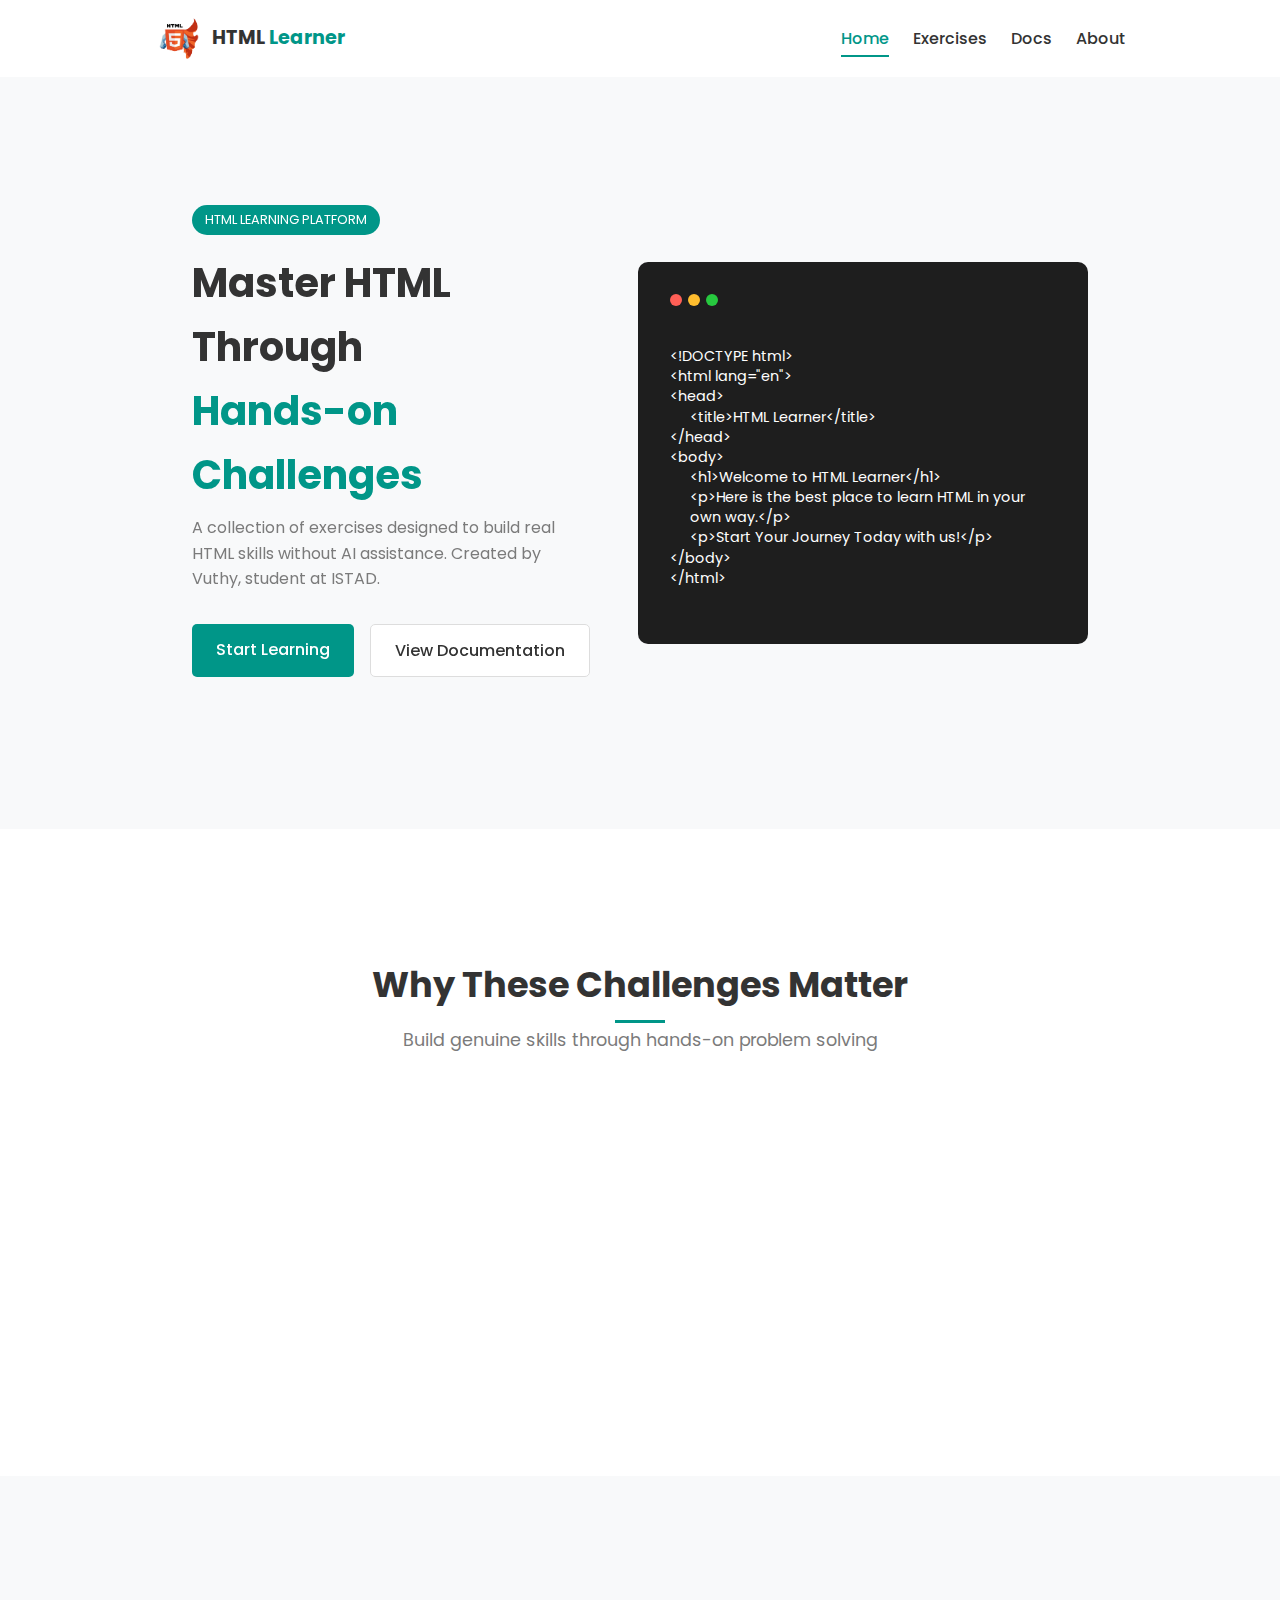
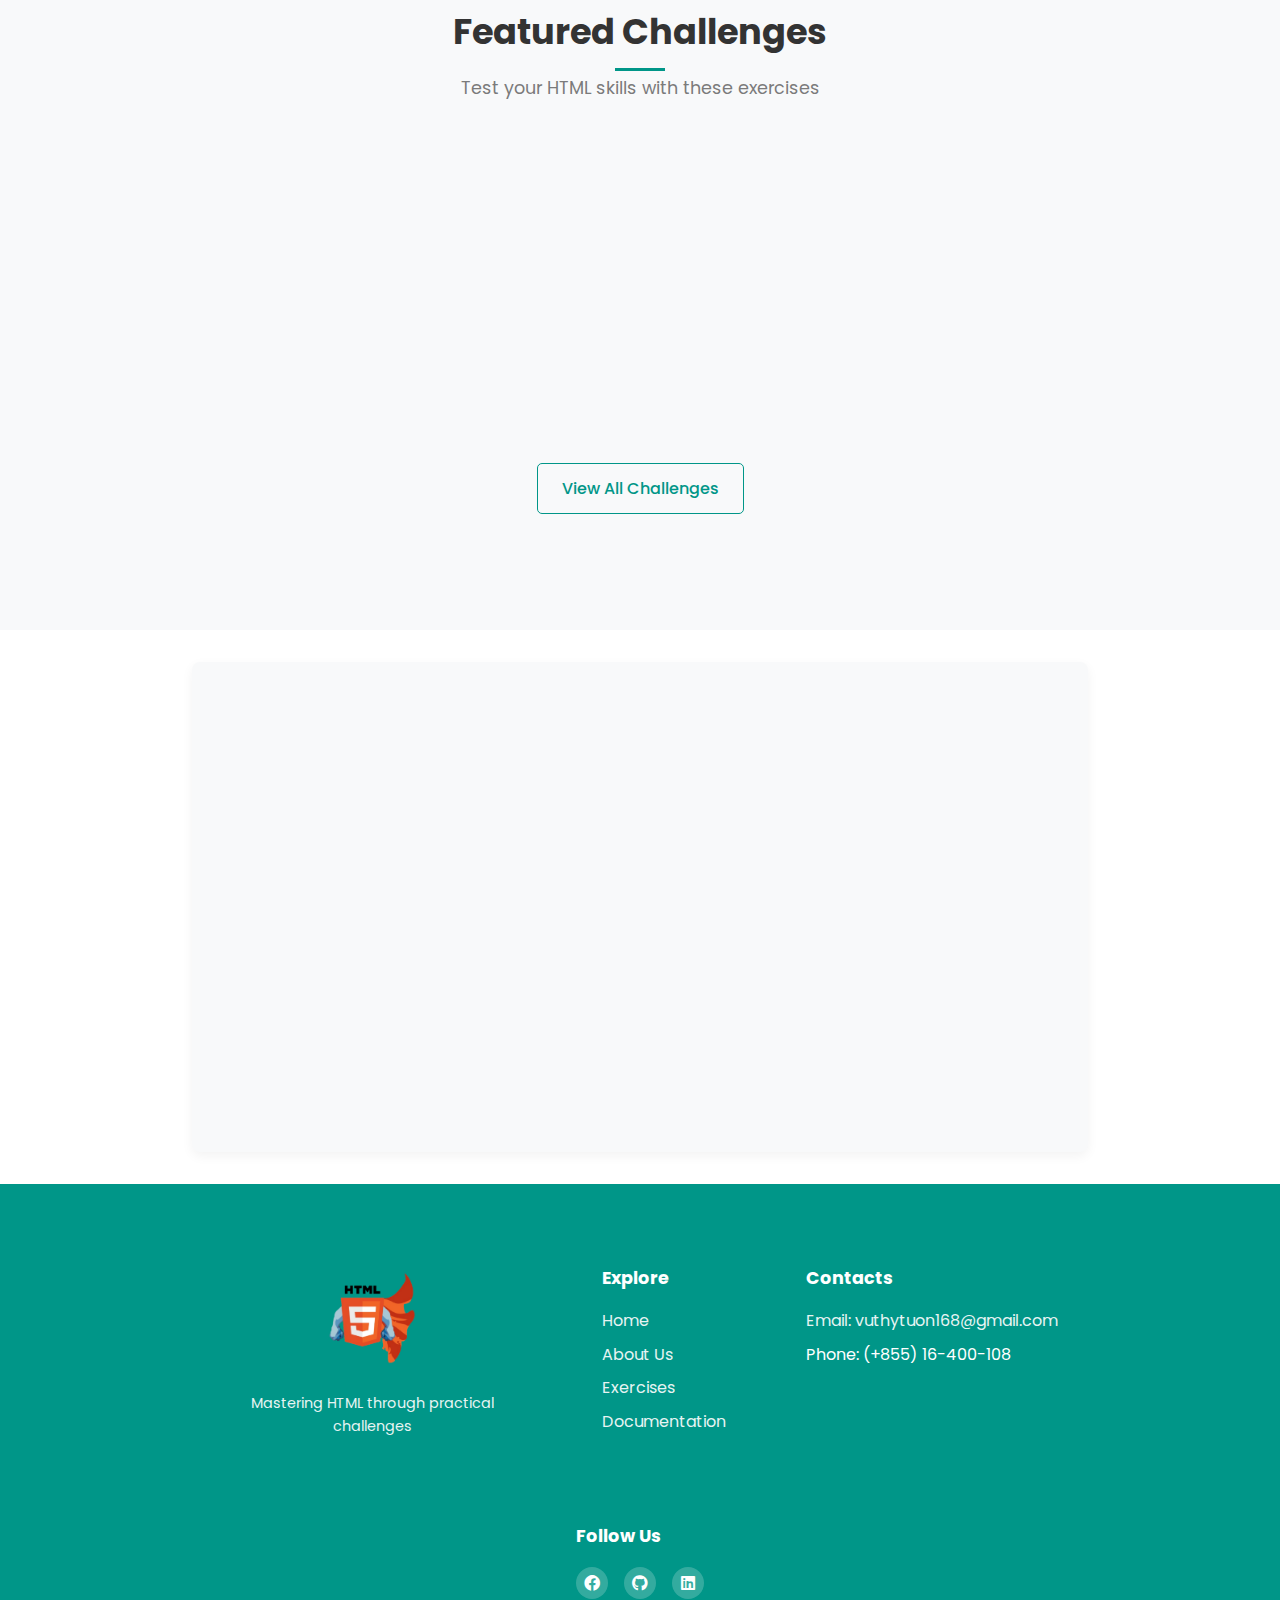
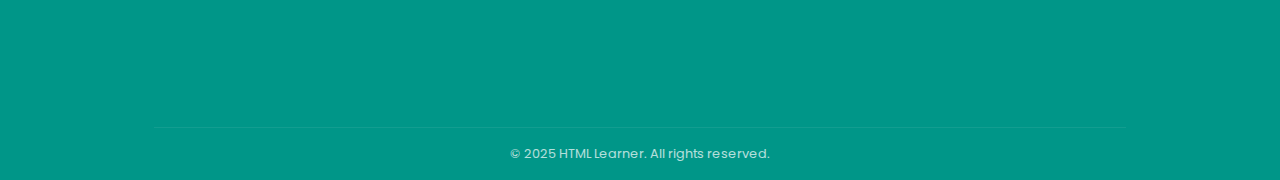
<file: index.html>
<!DOCTYPE html>
<html lang="en">
  <head>
    <meta charset="UTF-8" />
    <meta name="viewport" content="width=device-width, initial-scale=1.0" />
    <!-- Description for search engines -->
    <meta
      name="description"
      content="HTML Learner is a beginner-friendly platform to learn and practice HTML with hands-on challenges and real examples."
    />

    <!-- Keywords (optional but helps slightly with SEO) -->
    <meta
      name="keywords"
      content="HTML, Learn HTML, HTML Tutorial, Beginner HTML, HTML Practice"
    />

    <!-- Author -->
    <meta name="author" content="Vuthy" />

    <!-- Open Graph (for social sharing previews) -->
    <meta property="og:title" content="HTML Learner" />
    <meta
      property="og:description"
      content="Boost your HTML skills with hands-on coding challenges and practical examples on HTML Learner."
    />
    <meta property="og:image" content="/img/OG-img.png" />
    <meta property="og:url" content="https://html-learner.vercel.app/" />
    <meta property="og:type" content="website" />

    <!-- Twitter Card (for Twitter sharing) -->
    <meta name="twitter:card" content="summary_large_image" />
    <meta name="twitter:title" content="HTML Learner" />
    <meta
      name="twitter:description"
      content="Learn and practice HTML through interactive challenges on HTML Learner."
    />
    <meta name="twitter:image" content="/img/OG-img.png" />
    <link rel="shortcut icon" href="/img/html-logo.png" type="image/x-icon" />
    <link href="https://unpkg.com/aos@2.3.1/dist/aos.css" rel="stylesheet" />
    <link rel="stylesheet" href="/css/index.css" />
    <link rel="stylesheet" href="/css/home.css" />
    <link
      rel="stylesheet"
      href="https://cdnjs.cloudflare.com/ajax/libs/font-awesome/6.0.0/css/all.min.css"
    />
    <title>HTML Learner</title>
  </head>
  <body>
    <a href="#back-to-top" id="back-to-top-btn" class="back-to-top">
      <i class="fa-solid fa-arrow-up"></i>
    </a>
    <header>
      <a href="/html/index.html">
        <div class="logo">
          <img src="/img/html-logo.png" alt="html-logo" />
          <span style="color: var(--text-color)"
            >HTML <span class="Learner">Learner</span></span
          >
        </div>
      </a>

      <!-- Add hamburger button -->
      <button class="mobile-menu-toggle" aria-label="Toggle menu">
        <span class="bar"></span>
        <span class="bar"></span>
        <span class="bar"></span>
      </button>

      <nav class="main-nav">
        <ul>
          <li><a href="/html/index.html"class="active">Home</a></li>
          <li><a href="/html/exercises.html">Exercises</a></li>
          <li><a href="/html/docs.html">Docs</a></li>
          <li><a href="/html/about.html">About</a></li>
        </ul>
      </nav>
    </header>

    <main>
      <section class="hero">
        <div class="hero-content" data-aos="fade-right">
          <span class="platform-badge">HTML LEARNING PLATFORM</span>
          <h1>Master HTML Through <br /><span>Hands-on Challenges</span></h1>
          <p>
            A collection of exercises designed to build real HTML skills without
            AI assistance. Created by Vuthy, student at ISTAD.
          </p>
          <div class="buttons">
            <a href="/html/docs.html" class="btn btn-primary">Start Learning</a>
            <a href="/html/docs.html" class="btn btn-secondary"
              >View Documentation</a
            >
          </div>
        </div>
        <div class="code-preview" data-aos="fade-left">
          <div class="code-header">
            <div class="code-dot red"></div>
            <div class="code-dot yellow"></div>
            <div class="code-dot green"></div>
            <!-- <span>index.html</span> -->
          </div>
          <div class="code-content">
            <div>&lt;!DOCTYPE html&gt;</div>
            <div>&lt;html lang="en"&gt;</div>
            <div>&lt;head&gt;</div>
            <div style="padding-left: 20px">
              &lt;title&gt;HTML Learner&lt;/title&gt;
            </div>
            <div>&lt;/head&gt;</div>
            <div>&lt;body&gt;</div>
            <div style="padding-left: 20px">
              &lt;h1&gt;Welcome to HTML Learner&lt;/h1&gt;
            </div>
            <div style="padding-left: 20px">
              &lt;p&gt;Here is the best place to learn HTML in your own
              way.&lt;/p&gt;
            </div>
            <div style="padding-left: 20px">
              &lt;p&gt;Start Your Journey Today with us!&lt;/p&gt;
            </div>
            <div>&lt;/body&gt;</div>
            <div>&lt;/html&gt;</div>
          </div>
        </div>
      </section>

      <section class="benefits">
        <h2>Why These Challenges Matter</h2>
        <p>Build genuine skills through hands-on problem solving</p>

        <div class="benefit-cards" data-aos="fade-up">
          <article class="card">
            <div class="card-icon">
              <img src="/img/brain.png" alt="brain" />
            </div>
            <h3>Build Real Skills</h3>
            <p>
              Develop genuine HTML Learner through hands-on problem solving
              without AI assistance.
            </p>
          </article>

          <article class="card">
            <div class="card-icon">
              <img src="/img/search.png" alt="search" />
            </div>
            <h3>Think Critically</h3>
            <p>
              Learn to analyze problems and develop creative solutions using
              only HTML.
            </p>
          </article>

          <article class="card">
            <div class="card-icon">
              <img src="/img/rocket.png" alt="rocket" />
            </div>
            <h3>Boost Creativity</h3>
            <p>
              Push the boundaries of what's possible with pure HTML and inline
              CSS.
            </p>
          </article>

          <article class="card">
            <div class="card-icon">
              <img src="/img/champion.png" alt="champion" />
            </div>
            <h3>Prove Your Skills</h3>
            <p>
              Complete challenges that demonstrate your true understanding of
              web fundamentals.
            </p>
          </article>
        </div>
      </section>

      <section class="featured">
        <h2>Featured Challenges</h2>
        <p>Test your HTML skills with these exercises</p>

        <div class="challenge-cards">
          <article class="challenge-card" data-aos="fade-up-right">
            <span class="badge beginner">Beginner</span>
            <h3>Personal Trading Card</h3>
            <p>
              Create a digital trading card about yourself using only HTML and
              inline CSS.
            </p>
            <a href="/html/exercises.html#beginner">Try Challenge →</a>
          </article>

          <article class="challenge-card" data-aos="fade-up">
            <span class="badge intermediate">Intermediate</span>
            <h3>Interactive Story</h3>
            <p>
              Build a "Choose Your Own Adventure" story using HTML forms and
              anchor links.
            </p>
            <a href="/html/exercises.html#intermediate">Try Challenge →</a>
          </article>

          <article class="challenge-card" data-aos="fade-up-left">
            <span class="badge advanced">Advanced</span>
            <h3>Data Dashboard</h3>
            <p>
              Visualize complex data using only HTML tables, lists, and semantic
              elements.
            </p>
            <a href="/html/exercises.html#advanced">Try Challenge →</a>
          </article>
        </div>

        <a href="/html/exercises.html" class="btn">View All Challenges</a>
      </section>

      <section class="instructor">
        <div class="instructor-details" data-aos="fade-right">
          <span class="instructor-badge">MY INSTRUCTOR</span>
          <h2>Ing Davann</h2>
          <p>Frontend and Cyber Secruity Instructor at ISTAD</p>
          <p>
            With extensive experience in modern web technologies, I've designed
            these challenges to help you build genuine HTML skills without
            relying on AI tools or search engines.
          </p>
          <div class="buttons">
            <a href="https://github.com/ingdavann" class="btn btn-secondary"
              >Learn More About Him</a
            >
          </div>
        </div>

        <div class="tech-instructor" data-aos="fade-left">
          <div class="orbit">
            <div class="orbit-icon html"><i class="fab fa-html5"></i></div>
            <div class="orbit-icon css"><i class="fab fa-css3-alt"></i></div>
            <div class="orbit-icon js"><i class="fab fa-js"></i></div>
            <div class="orbit-icon react"><i class="fab fa-react"></i></div>
            <div class="orbit-icon nextjs">
              <svg viewBox="0 0 128 128">
                <path
                  d="M64 0C28.7 0 0 28.7 0 64s28.7 64 64 64c11.2 0 21.7-2.9 30.8-7.9L48.4 55.3v36.6h-6.8V41.8h6.8l50.5 75.8C116.4 106.2 128 86.5 128 64c0-35.3-28.7-64-64-64zm22.1 84.6l-7.5-11.3V41.8h7.5v42.8z"
                ></path>
              </svg>
            </div>
          </div>
          <div class="instructor-core">
            <img
              src="/img/cherDavan.png"
              alt="Instructor Davann"
              class="instructor-photo"
            />
          </div>
        </div>
      </section>
    </main>

    <footer>
      <div class="footer-logo">
        <a href="/html/index.html">
          <img src="/img/html-logo.png" alt="html-logo" />
        </a>
        <p>Mastering HTML through practical challenges</p>
      </div>

      <div class="footer-section">
        <h4>Explore</h4>
        <ul class="footer-links">
          <li><a href="#">Home</a></li>
          <li><a href="/html/about.html">About Us</a></li>
          <li><a href="/html/exercises.html">Exercises</a></li>
          <li><a href="/html/docs.html">Documentation</a></li>
        </ul>
      </div>

      <div class="footer-section">
        <h4>Contacts</h4>
        <ul class="footer-links">
          <a href="mailto:vuthytuon168@gmail.com">
            <li>Email: vuthytuon168@gmail.com</li>
          </a>
          <li>Phone: (+855) 16-400-108</li>
        </ul>
      </div>
      <div class="footer-section">
        <h4>Follow Us</h4>
        <div class="social-links">
          <a href="https://web.facebook.com/nhom.vothy/"
            ><i class="fa-brands fa-facebook"></i
          ></a>
          <a href="https://github.com/Vuthy-Tourn"
            ><i class="fa-brands fa-github"></i
          ></a>
          <a href="https://www.linkedin.com/in/vuthy-tourn-14ab38354/"
            ><i class="fa-brands fa-linkedin"></i
          ></a>
        </div>
      </div>

      <div class="copyright">© 2025 HTML Learner. All rights reserved.</div>
    </footer>

    <script src="/js/index.js"></script>
    <script src="https://unpkg.com/aos@2.3.1/dist/aos.js"></script>
    <script>
      AOS.init({
        duration: 700, // values from 0 to 3000, with step 50ms
      });
    </script>
  </body>
</html>
</file>
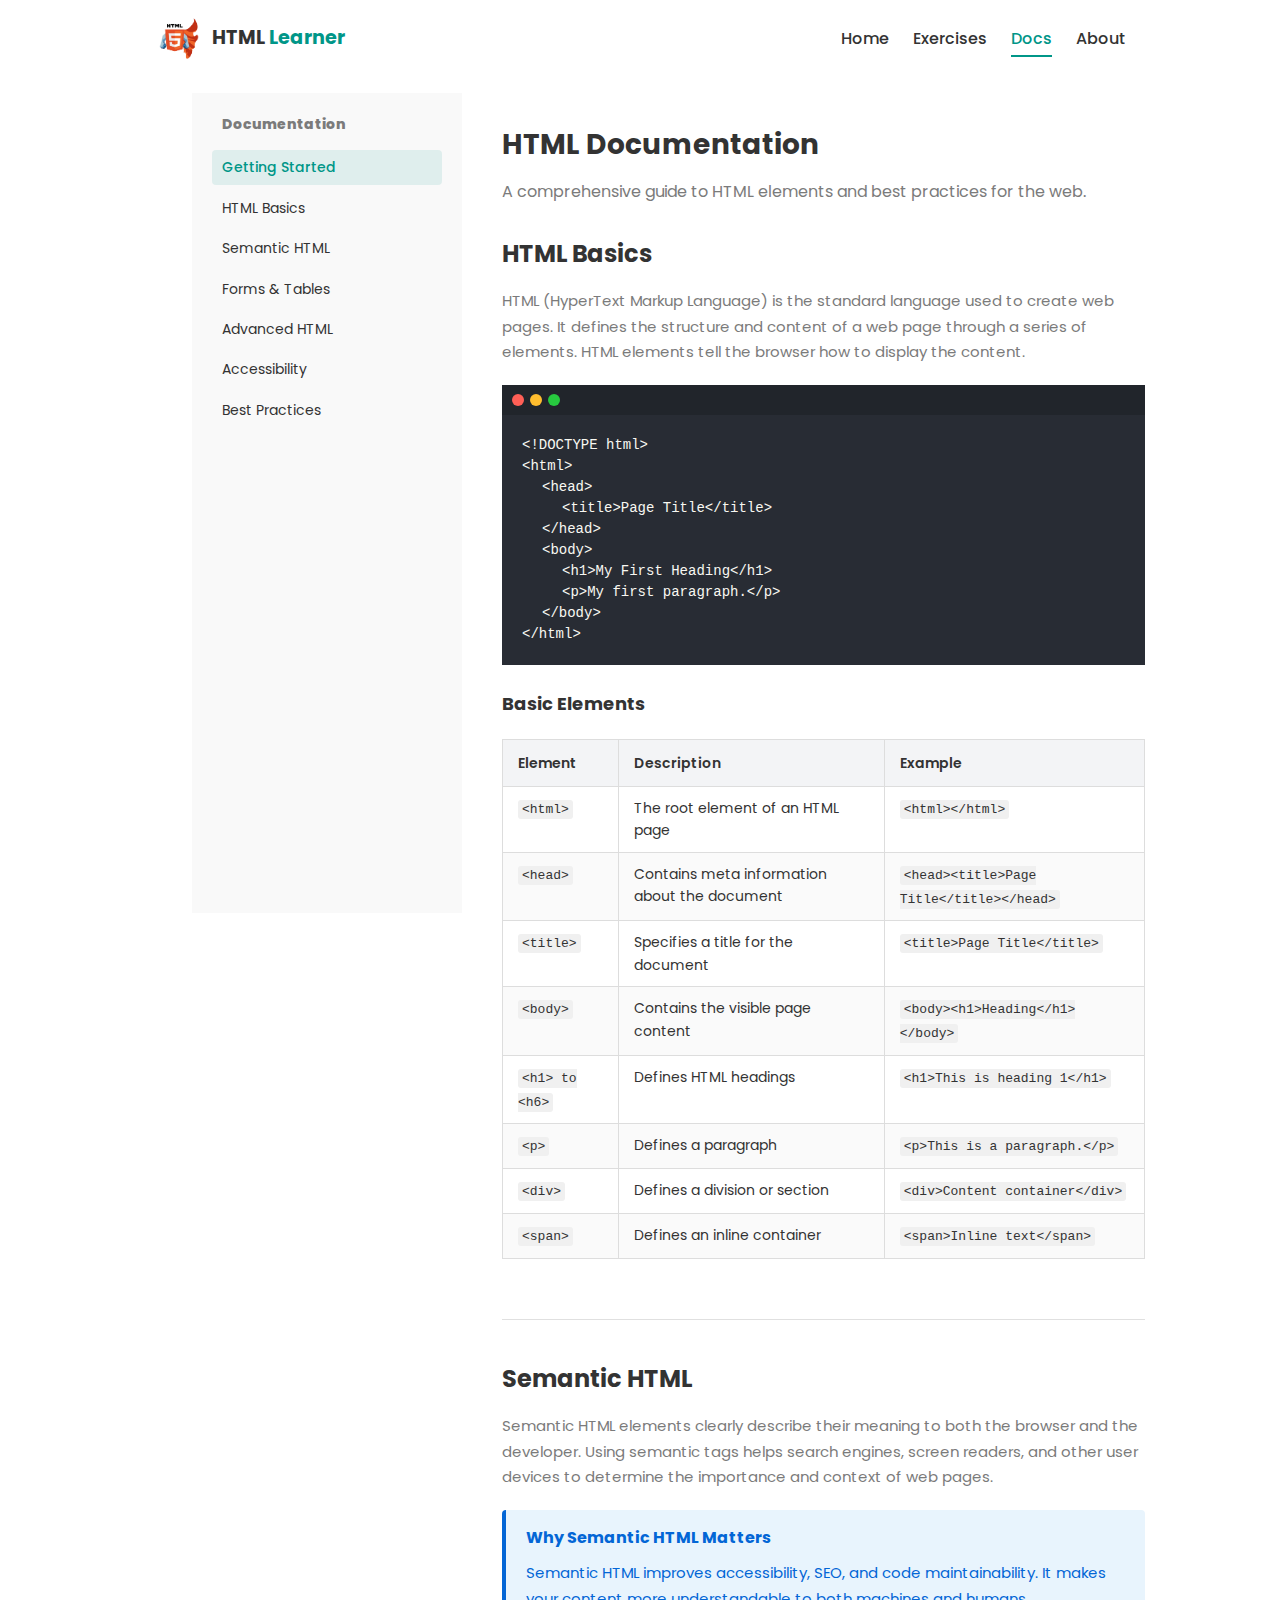
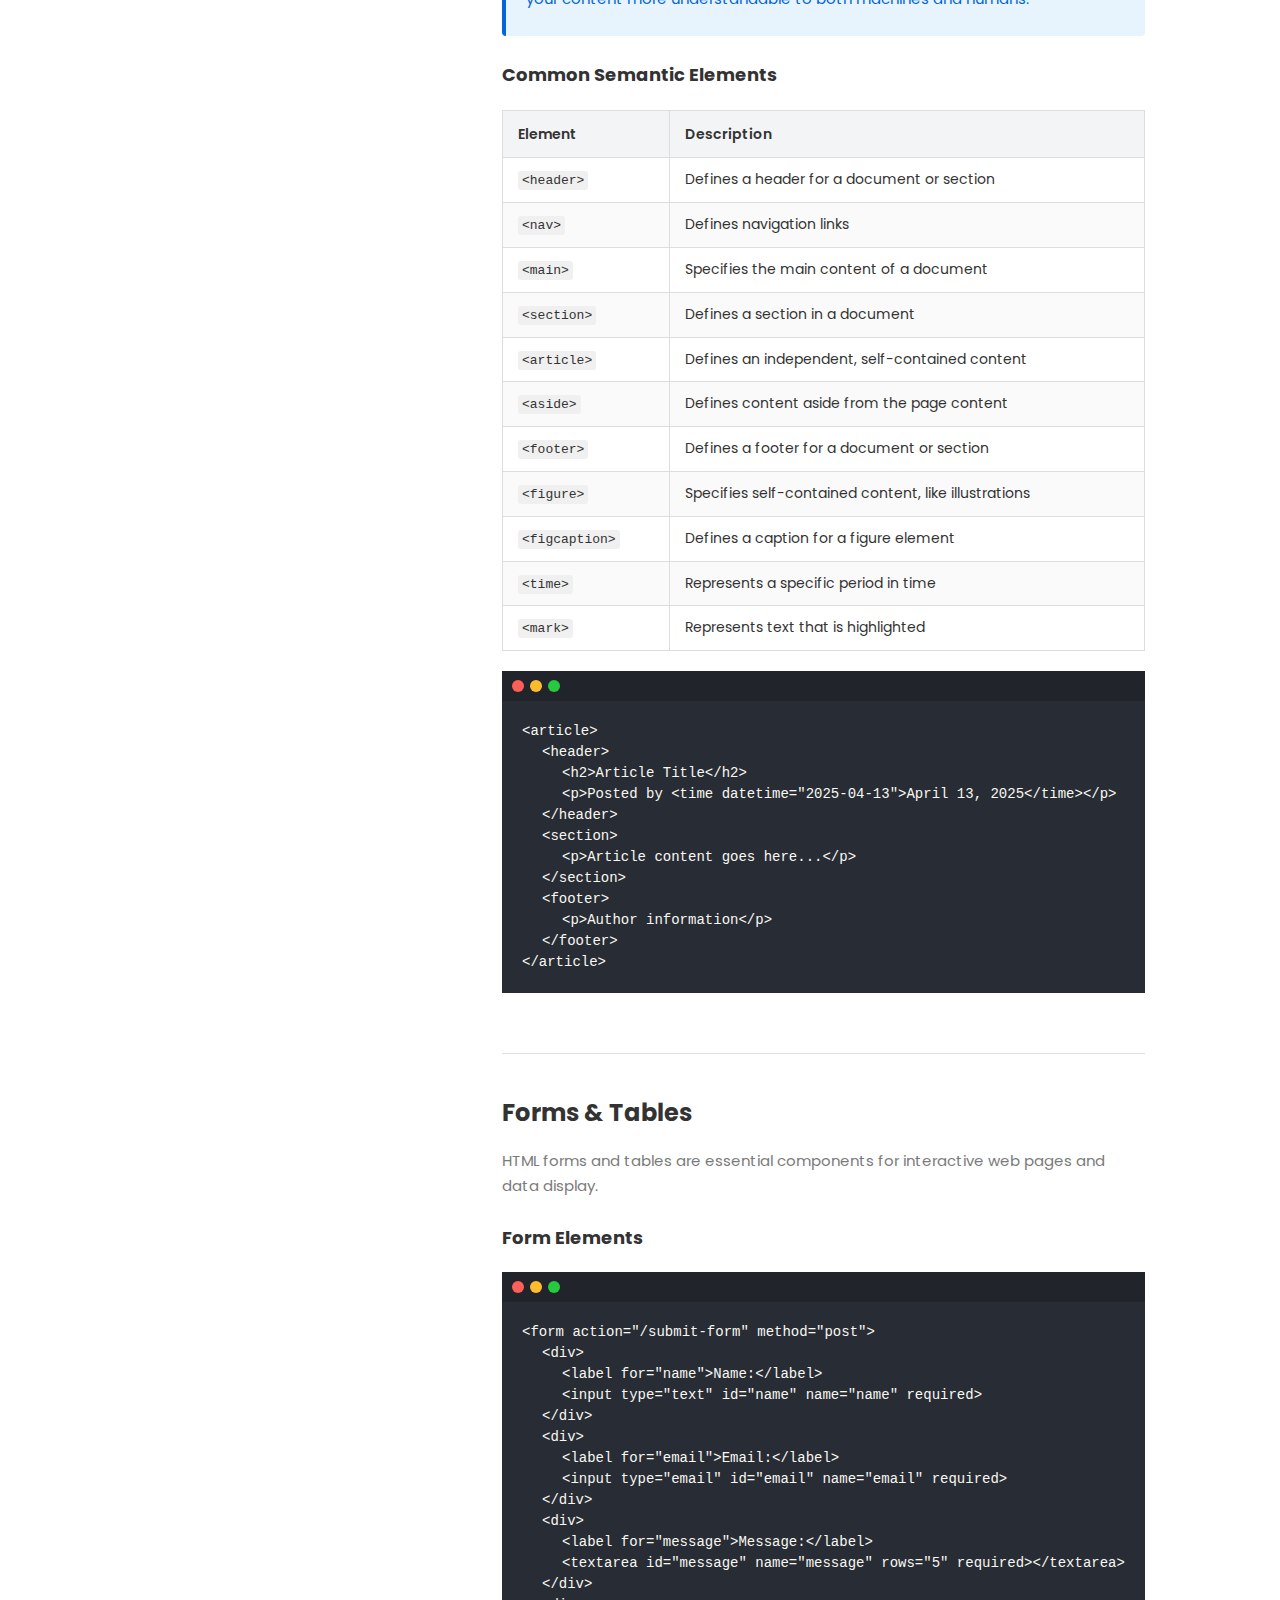
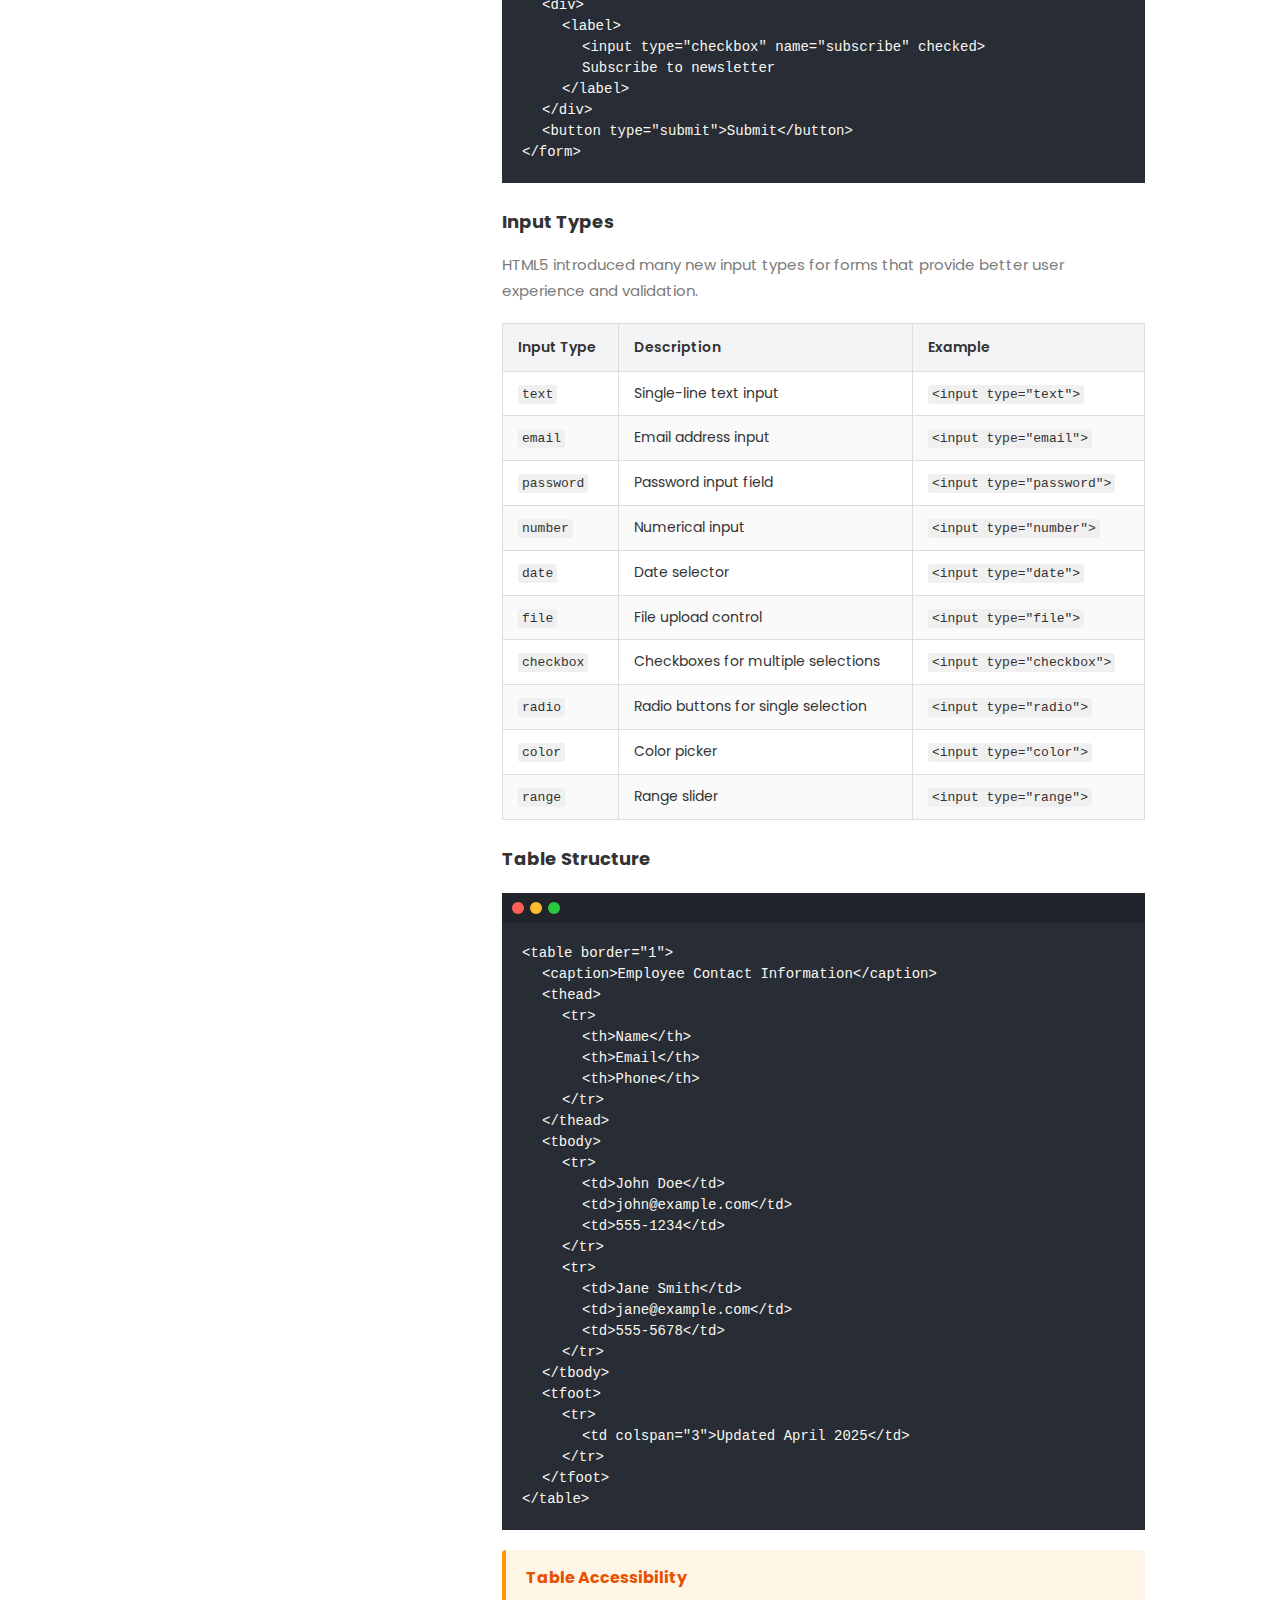
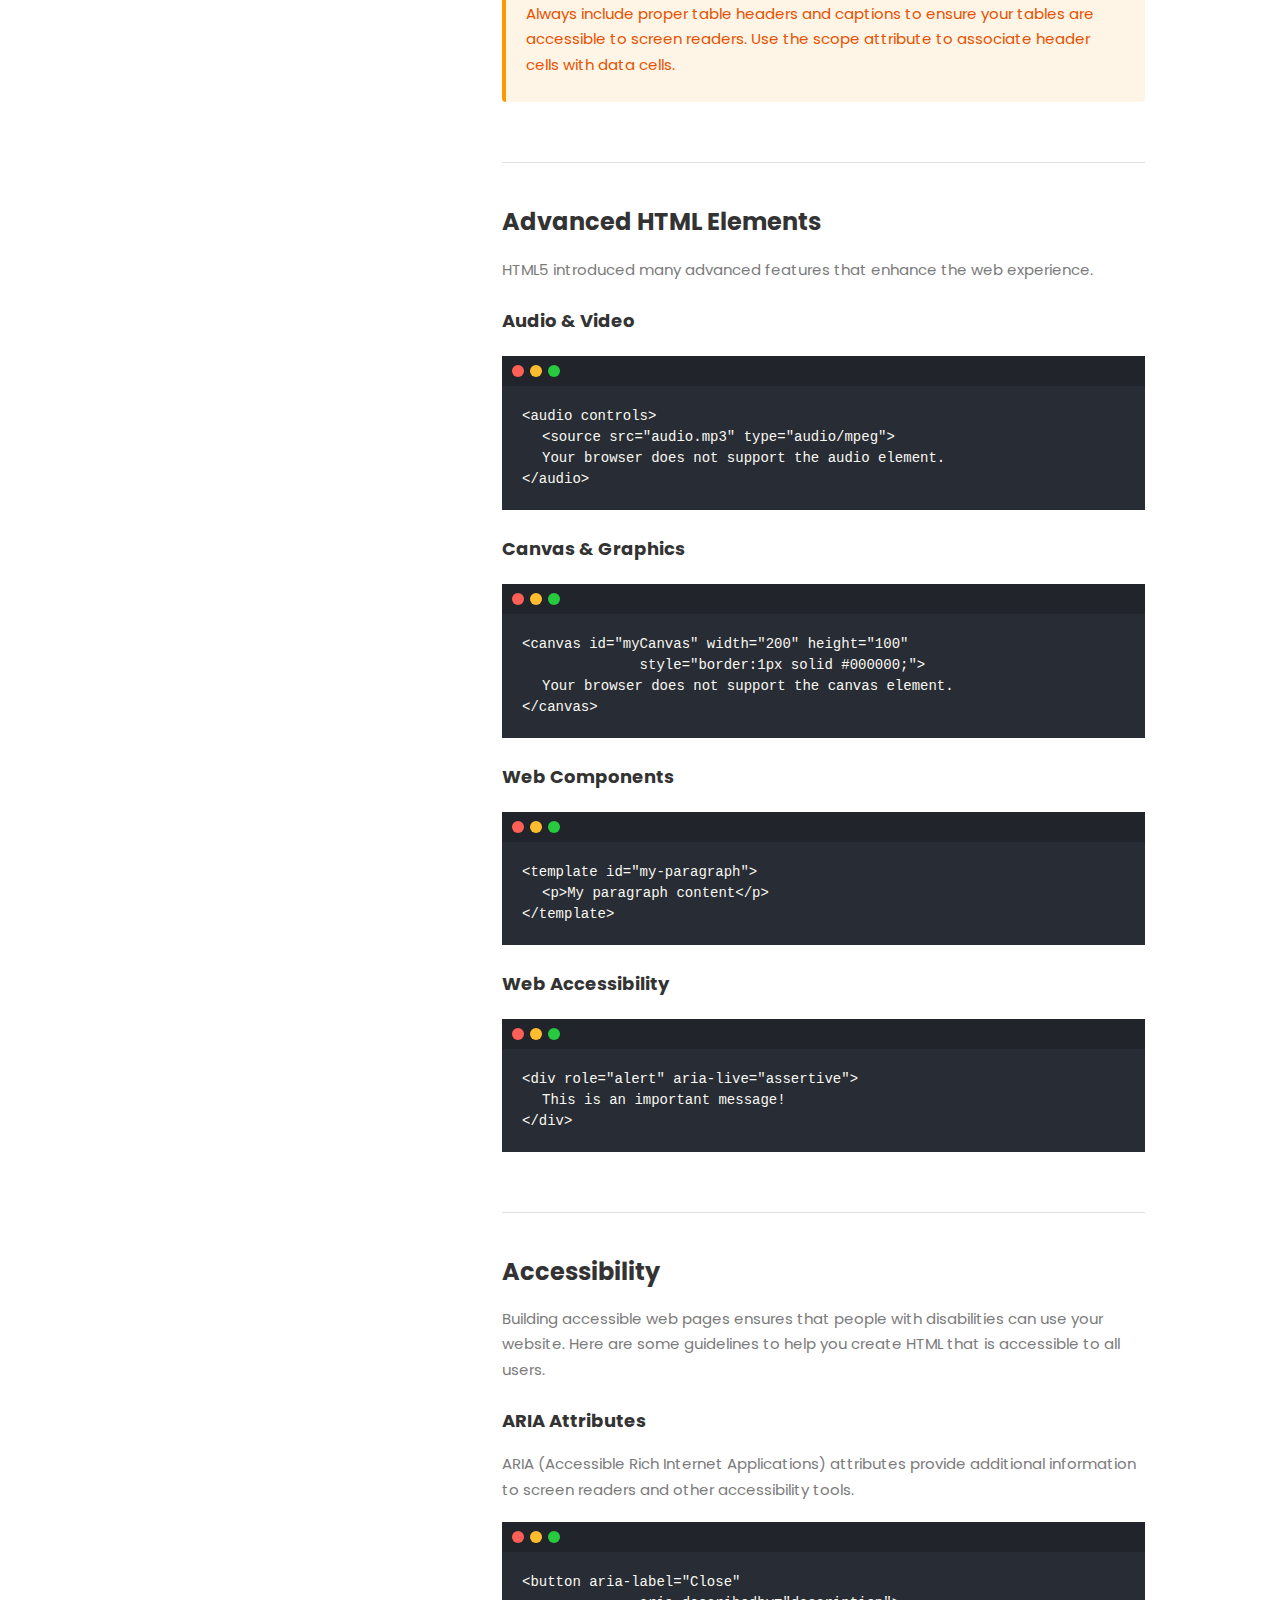
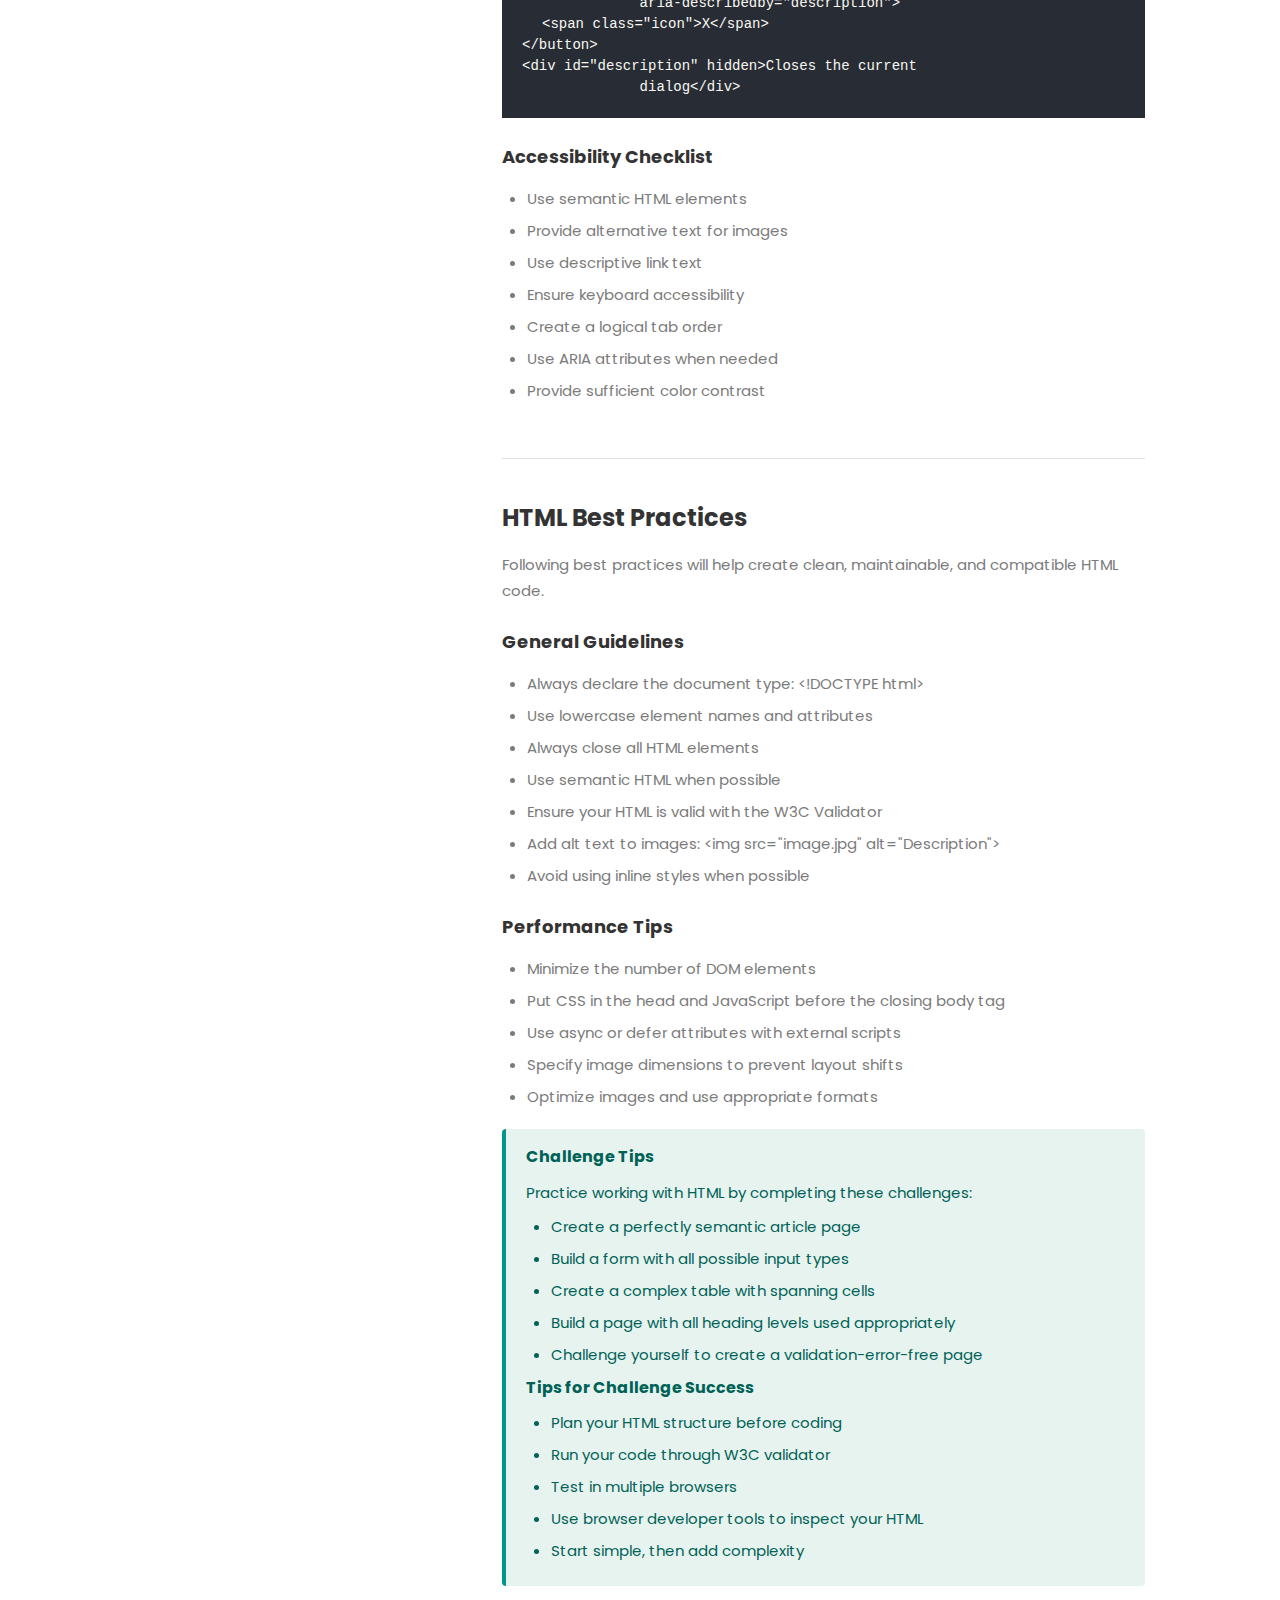
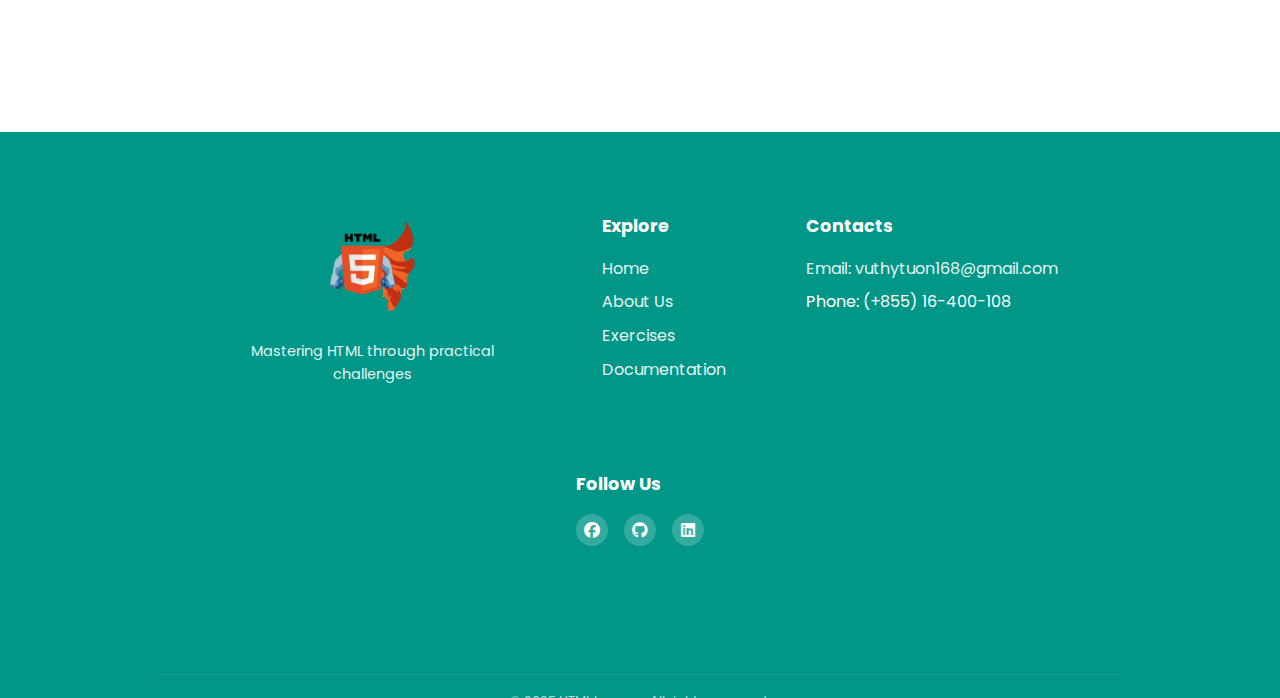
<file: html/docs.html>
<!DOCTYPE html>
<html lang="en">
  <head>
    <meta charset="UTF-8" />
    <meta name="viewport" content="width=device-width, initial-scale=1.0" />
    <link rel="shortcut icon" href="/img/html-logo.png" type="image/x-icon" />
      <!-- Description for search engines -->
    <meta name="description" content="Detailed explanations of HTML tags, attributes, and best practices.">

    <!-- Keywords (optional but helps slightly with SEO) -->
    <meta
      name="keywords"
      content="HTML, Learn HTML, HTML Tutorial, Beginner HTML, HTML Practice"
    />

    <!-- Author -->
    <meta name="author" content="Vuthy" />

    <!-- Open Graph (for social sharing previews) -->
    <meta property="og:title" content="HTML Learner" />
    <meta
      property="og:description"
      content="Boost your HTML skills with hands-on coding challenges and practical examples on HTML Learner."
    />
    <meta
      property="og:image"
      content="/img/OG-img.png"
    />
    <meta property="og:url" content="https://html-learner.vercel.app/" />
    <meta property="og:type" content="website" />

    <!-- Twitter Card (for Twitter sharing) -->
    <meta name="twitter:card" content="summary_large_image" />
    <meta name="twitter:title" content="HTML Learner" />
    <meta
      name="twitter:description"
      content="Learn and practice HTML through interactive challenges on HTML Learner."
    />
    <meta
      name="twitter:image"
      content="/img/OG-img.png"
    />
    <title>HTML Documentation - HTML Learner</title>
    <link
      rel="stylesheet"
      href="https://cdnjs.cloudflare.com/ajax/libs/font-awesome/6.5.1/css/all.min.css"
    />
    <link rel="stylesheet" href="/css/index.css" />
    <link rel="stylesheet" href="/css/docs.css" />
  </head>
  <body>
   <a href="#back-to-top" id="back-to-top-btn" class="back-to-top">
  <i class="fa-solid fa-arrow-up"></i>
</a>
    <header>
      <a href="/html/index.html">
        <div class="logo">
          <img src="/img/html-logo.png" alt="html-logo" />
          <span style="color: var(--text-color)"
            >HTML <span class="Learner">Learner</span></span
          >
        </div>
      </a>

      <!-- Add hamburger button -->
      <button class="mobile-menu-toggle" aria-label="Toggle menu">
        <span class="bar"></span>
        <span class="bar"></span>
        <span class="bar"></span>
      </button>

      <nav class="main-nav">
        <ul>
          <li><a href="/html/index.html">Home</a></li>
          <li><a href="/html/exercises.html">Exercises</a></li>
          <li><a href="/html/docs.html" class="active">Docs</a></li>
          <li><a href="/html/about.html">About</a></li>
        </ul>
      </nav>
    </header>

    <main class="content-wrapper">
      <aside class="sidebar">
        <div class="sidebar-content">
          <p class="section-title">Documentation</p>
          <ul>
             <li><a href="#" class="active">Getting Started</a></li>
          <li><a href="#html-basics">HTML Basics</a></li>
          <li><a href="#semantic-html">Semantic HTML</a></li>
          <li><a href="#forms-tables">Forms & Tables</a></li>
          <li><a href="#advanced-html">Advanced HTML</a></li>
          <li><a href="#accessibility">Accessibility</a></li>
          <li><a href="#best-practices">Best Practices</a></li>
        </div>
      </aside>

      <main class="main-content">
        <section class="doc-header">
        <h1>HTML Documentation</h1>
        <p>A comprehensive guide to HTML elements and best practices for the web.</p>
      </section>

      <section class="doc-section" id="html-basics">
        <h2>HTML Basics</h2>
        <p>HTML (HyperText Markup Language) is the standard language used to create web pages. It defines the structure and content of a web page through a series of elements. HTML elements tell the browser how to display the content.</p>

        <div class="code-block">
          <div class="code-header">
            <div class="window-controls">
              <div class="window-control control-close"></div>
              <div class="window-control control-minimize"></div>
              <div class="window-control control-maximize"></div>
            </div>
          </div>
          <div class="code-content">
            <code>&lt;!DOCTYPE html&gt;</code>
            <code>&lt;html&gt;</code>
            <code class="indent-1">&lt;head&gt;</code>
            <code class="indent-2">&lt;title&gt;Page Title&lt;/title&gt;</code>
            <code class="indent-1">&lt;/head&gt;</code>
            <code class="indent-1">&lt;body&gt;</code>
            <code class="indent-2">&lt;h1&gt;My First Heading&lt;/h1&gt;</code>
            <code class="indent-2">&lt;p&gt;My first paragraph.&lt;/p&gt;</code>
            <code class="indent-1">&lt;/body&gt;</code>
            <code>&lt;/html&gt;</code>
          </div>
        </div>

        <h3>Basic Elements</h3>

        <table class="doc-table">
          <thead>
            <tr>
              <th>Element</th>
              <th>Description</th>
              <th>Example</th>
            </tr>
          </thead>
          <tbody>
            <tr>
              <td><code>&lt;html&gt;</code></td>
              <td>The root element of an HTML page</td>
              <td><code>&lt;html&gt;&lt;/html&gt;</code></td>
            </tr>
            <tr>
              <td><code>&lt;head&gt;</code></td>
              <td>Contains meta information about the document</td>
              <td><code>&lt;head&gt;&lt;title&gt;Page Title&lt;/title&gt;&lt;/head&gt;</code></td>
            </tr>
            <tr>
              <td><code>&lt;title&gt;</code></td>
              <td>Specifies a title for the document</td>
              <td><code>&lt;title&gt;Page Title&lt;/title&gt;</code></td>
            </tr>
            <tr>
              <td><code>&lt;body&gt;</code></td>
              <td>Contains the visible page content</td>
              <td><code>&lt;body&gt;&lt;h1&gt;Heading&lt;/h1&gt;&lt;/body&gt;</code></td>
            </tr>
            <tr>
              <td><code>&lt;h1&gt; to &lt;h6&gt;</code></td>
              <td>Defines HTML headings</td>
              <td><code>&lt;h1&gt;This is heading 1&lt;/h1&gt;</code></td>
            </tr>
            <tr>
              <td><code>&lt;p&gt;</code></td>
              <td>Defines a paragraph</td>
              <td><code>&lt;p&gt;This is a paragraph.&lt;/p&gt;</code></td>
            </tr>
            <tr>
              <td><code>&lt;div&gt;</code></td>
              <td>Defines a division or section</td>
              <td><code>&lt;div&gt;Content container&lt;/div&gt;</code></td>
            </tr>
            <tr>
              <td><code>&lt;span&gt;</code></td>
              <td>Defines an inline container</td>
              <td><code>&lt;span&gt;Inline text&lt;/span&gt;</code></td>
            </tr>
          </tbody>
        </table>
      </section>

      <section class="doc-section" id="semantic-html">
        <h2>Semantic HTML</h2>
        <p>Semantic HTML elements clearly describe their meaning to both the browser and the developer. Using semantic tags helps search engines, screen readers, and other user devices to determine the importance and context of web pages.</p>

        <div class="note-box">
          <h4>Why Semantic HTML Matters</h4>
          <p>Semantic HTML improves accessibility, SEO, and code maintainability. It makes your content more understandable to both machines and humans.</p>
        </div>

        <h3>Common Semantic Elements</h3>

        <table class="doc-table">
          <thead>
            <tr>
              <th>Element</th>
              <th>Description</th>
            </tr>
          </thead>
          <tbody>
            <tr>
              <td><code>&lt;header&gt;</code></td>
              <td>Defines a header for a document or section</td>
            </tr>
            <tr>
              <td><code>&lt;nav&gt;</code></td>
              <td>Defines navigation links</td>
            </tr>
            <tr>
              <td><code>&lt;main&gt;</code></td>
              <td>Specifies the main content of a document</td>
            </tr>
            <tr>
              <td><code>&lt;section&gt;</code></td>
              <td>Defines a section in a document</td>
            </tr>
            <tr>
              <td><code>&lt;article&gt;</code></td>
              <td>Defines an independent, self-contained content</td>
            </tr>
            <tr>
              <td><code>&lt;aside&gt;</code></td>
              <td>Defines content aside from the page content</td>
            </tr>
            <tr>
              <td><code>&lt;footer&gt;</code></td>
              <td>Defines a footer for a document or section</td>
            </tr>
            <tr>
              <td><code>&lt;figure&gt;</code></td>
              <td>Specifies self-contained content, like illustrations</td>
            </tr>
            <tr>
              <td><code>&lt;figcaption&gt;</code></td>
              <td>Defines a caption for a figure element</td>
            </tr>
            <tr>
              <td><code>&lt;time&gt;</code></td>
              <td>Represents a specific period in time</td>
            </tr>
            <tr>
              <td><code>&lt;mark&gt;</code></td>
              <td>Represents text that is highlighted</td>
            </tr>
          </tbody>
        </table>

        <div class="code-block">
          <div class="code-header">
            <div class="window-controls">
              <div class="window-control control-close"></div>
              <div class="window-control control-minimize"></div>
              <div class="window-control control-maximize"></div>
            </div>
          </div>
          <div class="code-content">
            <code>&lt;article&gt;</code>
            <code class="indent-1">&lt;header&gt;</code>
            <code class="indent-2">&lt;h2&gt;Article Title&lt;/h2&gt;</code>
            <code class="indent-2">&lt;p&gt;Posted by &lt;time datetime="2025-04-13"&gt;April 13, 2025&lt;/time&gt;&lt;/p&gt;</code>
            <code class="indent-1">&lt;/header&gt;</code>
            <code class="indent-1">&lt;section&gt;</code>
            <code class="indent-2">&lt;p&gt;Article content goes here...&lt;/p&gt;</code>
            <code class="indent-1">&lt;/section&gt;</code>
            <code class="indent-1">&lt;footer&gt;</code>
            <code class="indent-2">&lt;p&gt;Author information&lt;/p&gt;</code>
            <code class="indent-1">&lt;/footer&gt;</code>
            <code>&lt;/article&gt;</code>
          </div>
        </div>
      </section>

      <section class="doc-section" id="forms-tables">
        <h2>Forms & Tables</h2>
        <p>HTML forms and tables are essential components for interactive web pages and data display.</p>

        <h3>Form Elements</h3>

        <div class="code-block">
          <div class="code-header">
            <div class="window-controls">
              <div class="window-control control-close"></div>
              <div class="window-control control-minimize"></div>
              <div class="window-control control-maximize"></div>
            </div>
          </div>
          <div class="code-content">
            <code>&lt;form action="/submit-form" method="post"&gt;</code>
            <code class="indent-1">&lt;div&gt;</code>
            <code class="indent-2">&lt;label for="name"&gt;Name:&lt;/label&gt;</code>
            <code class="indent-2">&lt;input type="text" id="name" name="name" required&gt;</code>
            <code class="indent-1">&lt;/div&gt;</code>
            <code class="indent-1">&lt;div&gt;</code>
            <code class="indent-2">&lt;label for="email"&gt;Email:&lt;/label&gt;</code>
            <code class="indent-2">&lt;input type="email" id="email" name="email" required&gt;</code>
            <code class="indent-1">&lt;/div&gt;</code>
            <code class="indent-1">&lt;div&gt;</code>
            <code class="indent-2">&lt;label for="message"&gt;Message:&lt;/label&gt;</code>
            <code class="indent-2">&lt;textarea id="message" name="message" rows="5" required&gt;&lt;/textarea&gt;</code>
            <code class="indent-1">&lt;/div&gt;</code>
            <code class="indent-1">&lt;div&gt;</code>
            <code class="indent-2">&lt;label&gt;</code>
            <code class="indent-3">&lt;input type="checkbox" name="subscribe" checked&gt;</code>
            <code class="indent-3">Subscribe to newsletter</code>
            <code class="indent-2">&lt;/label&gt;</code>
            <code class="indent-1">&lt;/div&gt;</code>
            <code class="indent-1">&lt;button type="submit"&gt;Submit&lt;/button&gt;</code>
            <code>&lt;/form&gt;</code>
          </div>
        </div>

        <h3>Input Types</h3>
        <p>HTML5 introduced many new input types for forms that provide better user experience and validation.</p>

        <table class="doc-table">
          <thead>
            <tr>
              <th>Input Type</th>
              <th>Description</th>
              <th>Example</th>
            </tr>
          </thead>
          <tbody>
            <tr>
              <td><code>text</code></td>
              <td>Single-line text input</td>
              <td><code>&lt;input type="text"&gt;</code></td>
            </tr>
            <tr>
              <td><code>email</code></td>
              <td>Email address input</td>
              <td><code>&lt;input type="email"&gt;</code></td>
            </tr>
            <tr>
              <td><code>password</code></td>
              <td>Password input field</td>
              <td><code>&lt;input type="password"&gt;</code></td>
            </tr>
            <tr>
              <td><code>number</code></td>
              <td>Numerical input</td>
              <td><code>&lt;input type="number"&gt;</code></td>
            </tr>
            <tr>
              <td><code>date</code></td>
              <td>Date selector</td>
              <td><code>&lt;input type="date"&gt;</code></td>
            </tr>
            <tr>
              <td><code>file</code></td>
              <td>File upload control</td>
              <td><code>&lt;input type="file"&gt;</code></td>
            </tr>
            <tr>
              <td><code>checkbox</code></td>
              <td>Checkboxes for multiple selections</td>
              <td><code>&lt;input type="checkbox"&gt;</code></td>
            </tr>
            <tr>
              <td><code>radio</code></td>
              <td>Radio buttons for single selection</td>
              <td><code>&lt;input type="radio"&gt;</code></td>
            </tr>
            <tr>
              <td><code>color</code></td>
              <td>Color picker</td>
              <td><code>&lt;input type="color"&gt;</code></td>
            </tr>
            <tr>
              <td><code>range</code></td>
              <td>Range slider</td>
              <td><code>&lt;input type="range"&gt;</code></td>
            </tr>
          </tbody>
        </table>

        <h3>Table Structure</h3>

        <div class="code-block">
          <div class="code-header">
            <div class="window-controls">
              <div class="window-control control-close"></div>
              <div class="window-control control-minimize"></div>
              <div class="window-control control-maximize"></div>
            </div>
          </div>
          <div class="code-content">
            <code>&lt;table border="1"&gt;</code>
            <code class="indent-1">&lt;caption&gt;Employee Contact Information&lt;/caption&gt;</code>
            <code class="indent-1">&lt;thead&gt;</code>
            <code class="indent-2">&lt;tr&gt;</code>
            <code class="indent-3">&lt;th&gt;Name&lt;/th&gt;</code>
            <code class="indent-3">&lt;th&gt;Email&lt;/th&gt;</code>
            <code class="indent-3">&lt;th&gt;Phone&lt;/th&gt;</code>
            <code class="indent-2">&lt;/tr&gt;</code>
            <code class="indent-1">&lt;/thead&gt;</code>
            <code class="indent-1">&lt;tbody&gt;</code>
            <code class="indent-2">&lt;tr&gt;</code>
            <code class="indent-3">&lt;td&gt;John Doe&lt;/td&gt;</code>
            <code class="indent-3">&lt;td&gt;john@example.com&lt;/td&gt;</code>
            <code class="indent-3">&lt;td&gt;555-1234&lt;/td&gt;</code>
            <code class="indent-2">&lt;/tr&gt;</code>
            <code class="indent-2">&lt;tr&gt;</code>
            <code class="indent-3">&lt;td&gt;Jane Smith&lt;/td&gt;</code>
            <code class="indent-3">&lt;td&gt;jane@example.com&lt;/td&gt;</code>
            <code class="indent-3">&lt;td&gt;555-5678&lt;/td&gt;</code>
            <code class="indent-2">&lt;/tr&gt;</code>
            <code class="indent-1">&lt;/tbody&gt;</code>
            <code class="indent-1">&lt;tfoot&gt;</code>
            <code class="indent-2">&lt;tr&gt;</code>
            <code class="indent-3">&lt;td colspan="3"&gt;Updated April 2025&lt;/td&gt;</code>
            <code class="indent-2">&lt;/tr&gt;</code>
            <code class="indent-1">&lt;/tfoot&gt;</code>
            <code>&lt;/table&gt;</code>
          </div>
        </div>

        <div class="warning-box">
          <h4>Table Accessibility</h4>
          <p>Always include proper table headers and captions to ensure your tables are accessible to screen readers. Use the scope attribute to associate header cells with data cells.</p>
        </div>
      </section>

        <section class="doc-section" id="advanced-html">
          <h2>Advanced HTML Elements</h2>
          <p>
            HTML5 introduced many advanced features that enhance the web
            experience.
          </p>

          <h3>Audio & Video</h3>

          <div class="code-block">
            <div class="code-header">
            <div class="window-controls">
              <div class="window-control control-close"></div>
              <div class="window-control control-minimize"></div>
              <div class="window-control control-maximize"></div>
            </div>
          </div>
          <div class="code-content">
            <code>&lt;audio controls&gt;</code>
            <code class="indent-1"
              >&lt;source src="audio.mp3" type="audio/mpeg"&gt;</code
            >
            <code class="indent-1"
              >Your browser does not support the audio element.</code
            >
            <code>&lt;/audio&gt;</code>
          </div>
          </div>

          <h3>Canvas & Graphics</h3>

          <div class="code-block">
             <div class="code-header">
            <div class="window-controls">
              <div class="window-control control-close"></div>
              <div class="window-control control-minimize"></div>
              <div class="window-control control-maximize"></div>
            </div>
          </div>
          <div class="code-content">
            <code
              >&lt;canvas id="myCanvas" width="200" height="100"
              style="border:1px solid #000000;"&gt;</code
            >
            <code class="indent-1"
              >Your browser does not support the canvas element.</code
            >
            <code>&lt;/canvas&gt;</code>
          </div>
          </div>

          <h3>Web Components</h3>

          <div class="code-block">
             <div class="code-header">
            <div class="window-controls">
              <div class="window-control control-close"></div>
              <div class="window-control control-minimize"></div>
              <div class="window-control control-maximize"></div>
            </div>
          </div>
          <div class="code-content">
            <code>&lt;template id="my-paragraph"&gt;</code>
            <code class="indent-1"
              >&lt;p&gt;My paragraph content&lt;/p&gt;</code
            >
            <code>&lt;/template&gt;</code>
          </div>
          </div>

          <h3>Web Accessibility</h3>

          <div class="code-block">
             <div class="code-header">
            <div class="window-controls">
              <div class="window-control control-close"></div>
              <div class="window-control control-minimize"></div>
              <div class="window-control control-maximize"></div>
            </div>
          </div>
          <div class="code-content">
            <code>&lt;div role="alert" aria-live="assertive"&gt;</code>
            <code class="indent-1">This is an important message!</code>
            <code>&lt;/div&gt;</code>
          </div>
          </div>
        </section>

        <section class="doc-section" id="accessibility">
          <h2>Accessibility</h2>
          <p>
            Building accessible web pages ensures that people with disabilities
            can use your website. Here are some guidelines to help you create
            HTML that is accessible to all users.
          </p>

          <h3>ARIA Attributes</h3>
          <p>
            ARIA (Accessible Rich Internet Applications) attributes provide
            additional information to screen readers and other accessibility
            tools.
          </p>

          <div class="code-block">
             <div class="code-header">
            <div class="window-controls">
              <div class="window-control control-close"></div>
              <div class="window-control control-minimize"></div>
              <div class="window-control control-maximize"></div>
            </div>
          </div>
          <div class="code-content">
            <code
              >&lt;button aria-label="Close"
              aria-describedby="description"&gt;</code
            >
            <code class="indent-1"
              >&lt;span class="icon"&gt;X&lt;/span&gt;</code
            >
            <code>&lt;/button&gt;</code>
            <code
              >&lt;div id="description" hidden&gt;Closes the current
              dialog&lt;/div&gt;</code
            >
          </div>
          </div>

          <h3>Accessibility Checklist</h3>
          <ul>
            <li>Use semantic HTML elements</li>
            <li>Provide alternative text for images</li>
            <li>Use descriptive link text</li>
            <li>Ensure keyboard accessibility</li>
            <li>Create a logical tab order</li>
            <li>Use ARIA attributes when needed</li>
            <li>Provide sufficient color contrast</li>
          </ul>
        </section>

        <section class="doc-section" id="best-practices">
          <h2>HTML Best Practices</h2>
          <p>
            Following best practices will help create clean, maintainable, and
            compatible HTML code.
          </p>

          <h3>General Guidelines</h3>
          <ul>
            <li>
              Always declare the document type:
              <code>&lt;!DOCTYPE html&gt;</code>
            </li>
            <li>Use lowercase element names and attributes</li>
            <li>Always close all HTML elements</li>
            <li>Use semantic HTML when possible</li>
            <li>Ensure your HTML is valid with the W3C Validator</li>
            <li>
              Add alt text to images:
              <code>&lt;img src="image.jpg" alt="Description"&gt;</code>
            </li>
            <li>Avoid using inline styles when possible</li>
          </ul>

          <h3>Performance Tips</h3>
          <ul>
            <li>Minimize the number of DOM elements</li>
            <li>
              Put CSS in the head and JavaScript before the closing body tag
            </li>
            <li>Use async or defer attributes with external scripts</li>
            <li>Specify image dimensions to prevent layout shifts</li>
            <li>Optimize images and use appropriate formats</li>
          </ul>

          <div class="tip-box">
            <h4>Challenge Tips</h4>
            <p>Practice working with HTML by completing these challenges:</p>
            <ul>
              <li>Create a perfectly semantic article page</li>
              <li>Build a form with all possible input types</li>
              <li>Create a complex table with spanning cells</li>
              <li>Build a page with all heading levels used appropriately</li>
              <li>Challenge yourself to create a validation-error-free page</li>
            </ul>

            <h4>Tips for Challenge Success</h4>
            <ul>
              <li>Plan your HTML structure before coding</li>
              <li>Run your code through W3C validator</li>
              <li>Test in multiple browsers</li>
              <li>Use browser developer tools to inspect your HTML</li>
              <li>Start simple, then add complexity</li>
            </ul>
          </div>
        </section>
      </main>
    </main>

    <footer>
      <div class="footer-logo">
         <a href="/html/index.html">
        <img src="/img/html-logo.png" alt="html-logo" />
        </a>
        <p>Mastering HTML through practical challenges</p>
      </div>

      <div class="footer-section">
        <h4>Explore</h4>
        <ul class="footer-links">
          <li><a href="/html/index.html">Home</a></li>
          <li><a href="/html/about.html">About Us</a></li>
          <li><a href="/html/exercises.html">Exercises</a></li>
          <li><a href="#">Documentation</a></li>
        </ul>
      </div>

      <div class="footer-section">
        <h4>Contacts</h4>
        <ul class="footer-links">
          <a href="mailto:vuthytuon168@gmail.com">
          <li>Email: vuthytuon168@gmail.com</li>
          </a>
          <li>Phone: (+855) 16-400-108</li>
        </ul>
      </div>
      <div class="footer-section">
        <h4>Follow Us</h4>
        <div class="social-links">
          <a href="https://web.facebook.com/nhom.vothy/"
            ><i class="fa-brands fa-facebook"></i
          ></a>
          <a href="https://github.com/Vuthy-Tourn"
            ><i class="fa-brands fa-github"></i
          ></a>
          <a href="https://www.linkedin.com/in/vuthy-tourn-14ab38354/"
            ><i class="fa-brands fa-linkedin"></i
          ></a>
        </div>
      </div>

      <div class="copyright">© 2025 HTML Learner. All rights reserved.</div>
    </footer>
    <script src="/js/index.js"></script>
  </body>
</html>
</file>
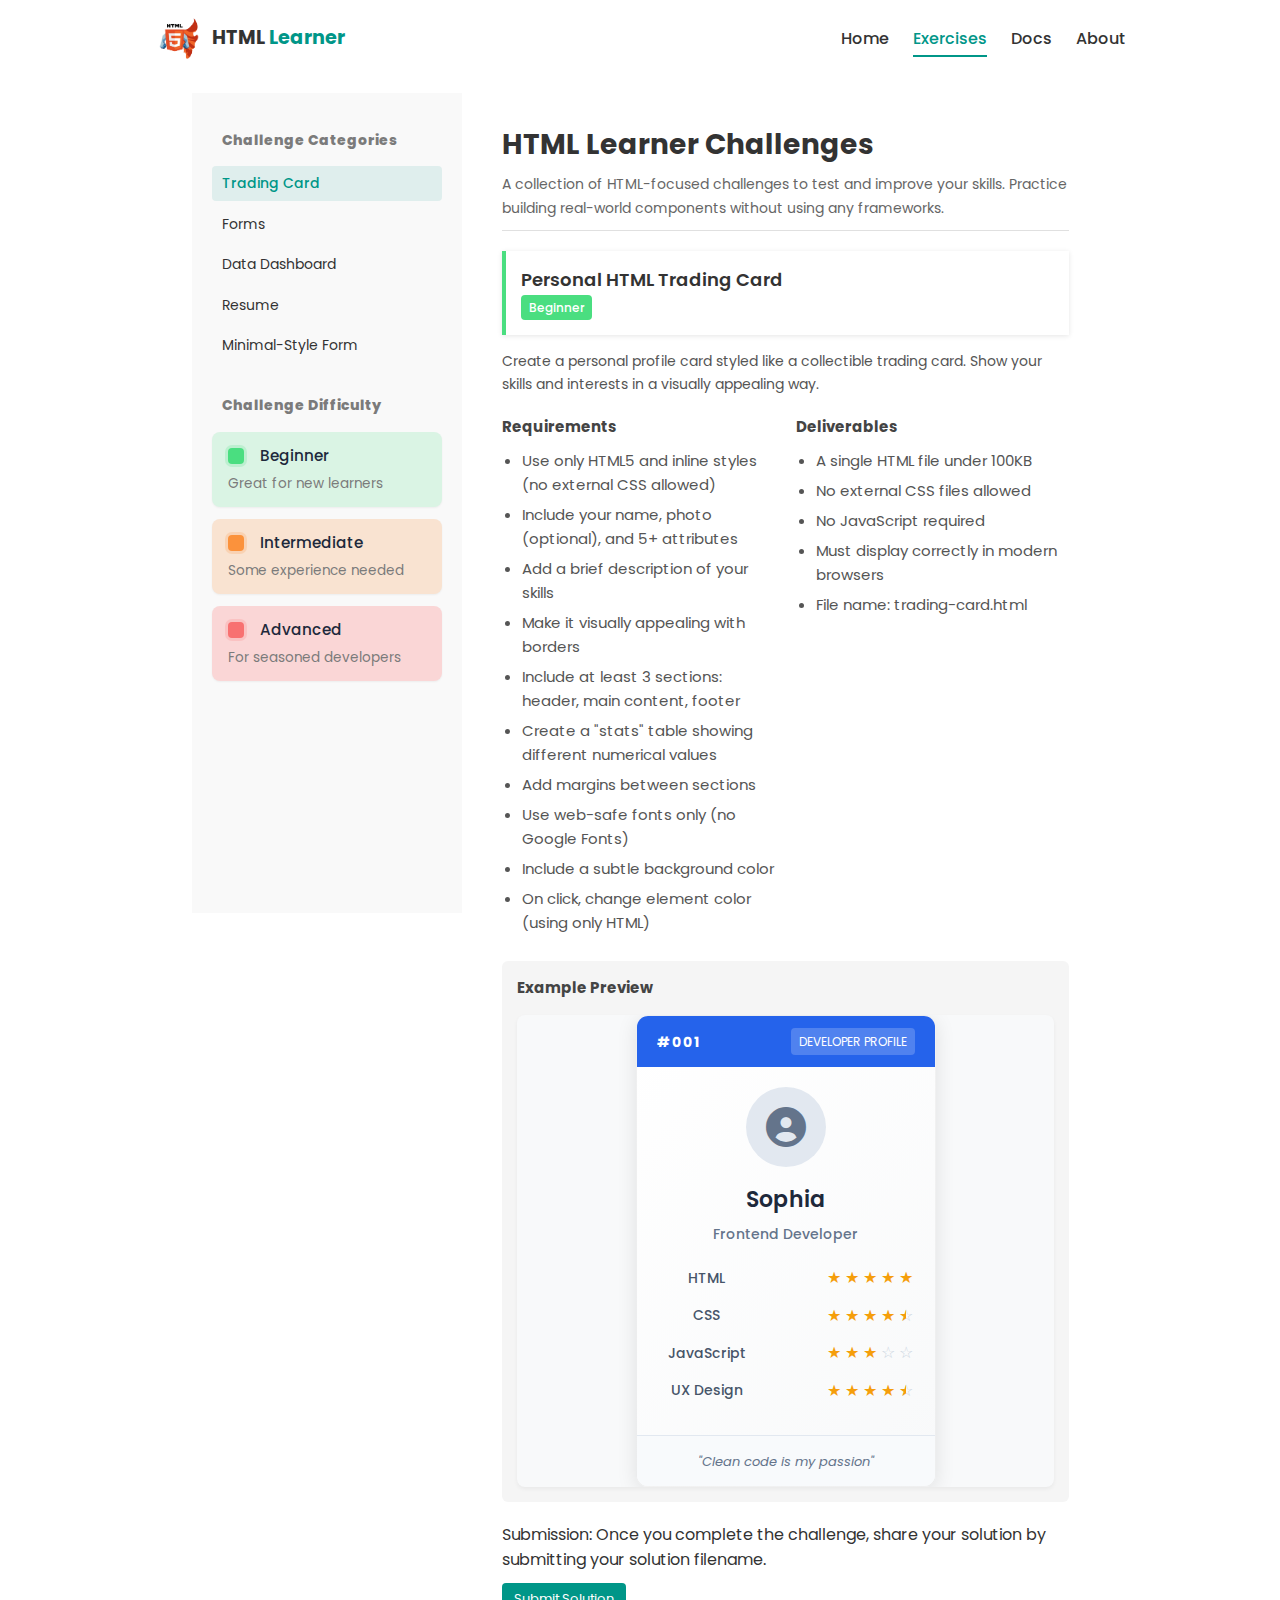
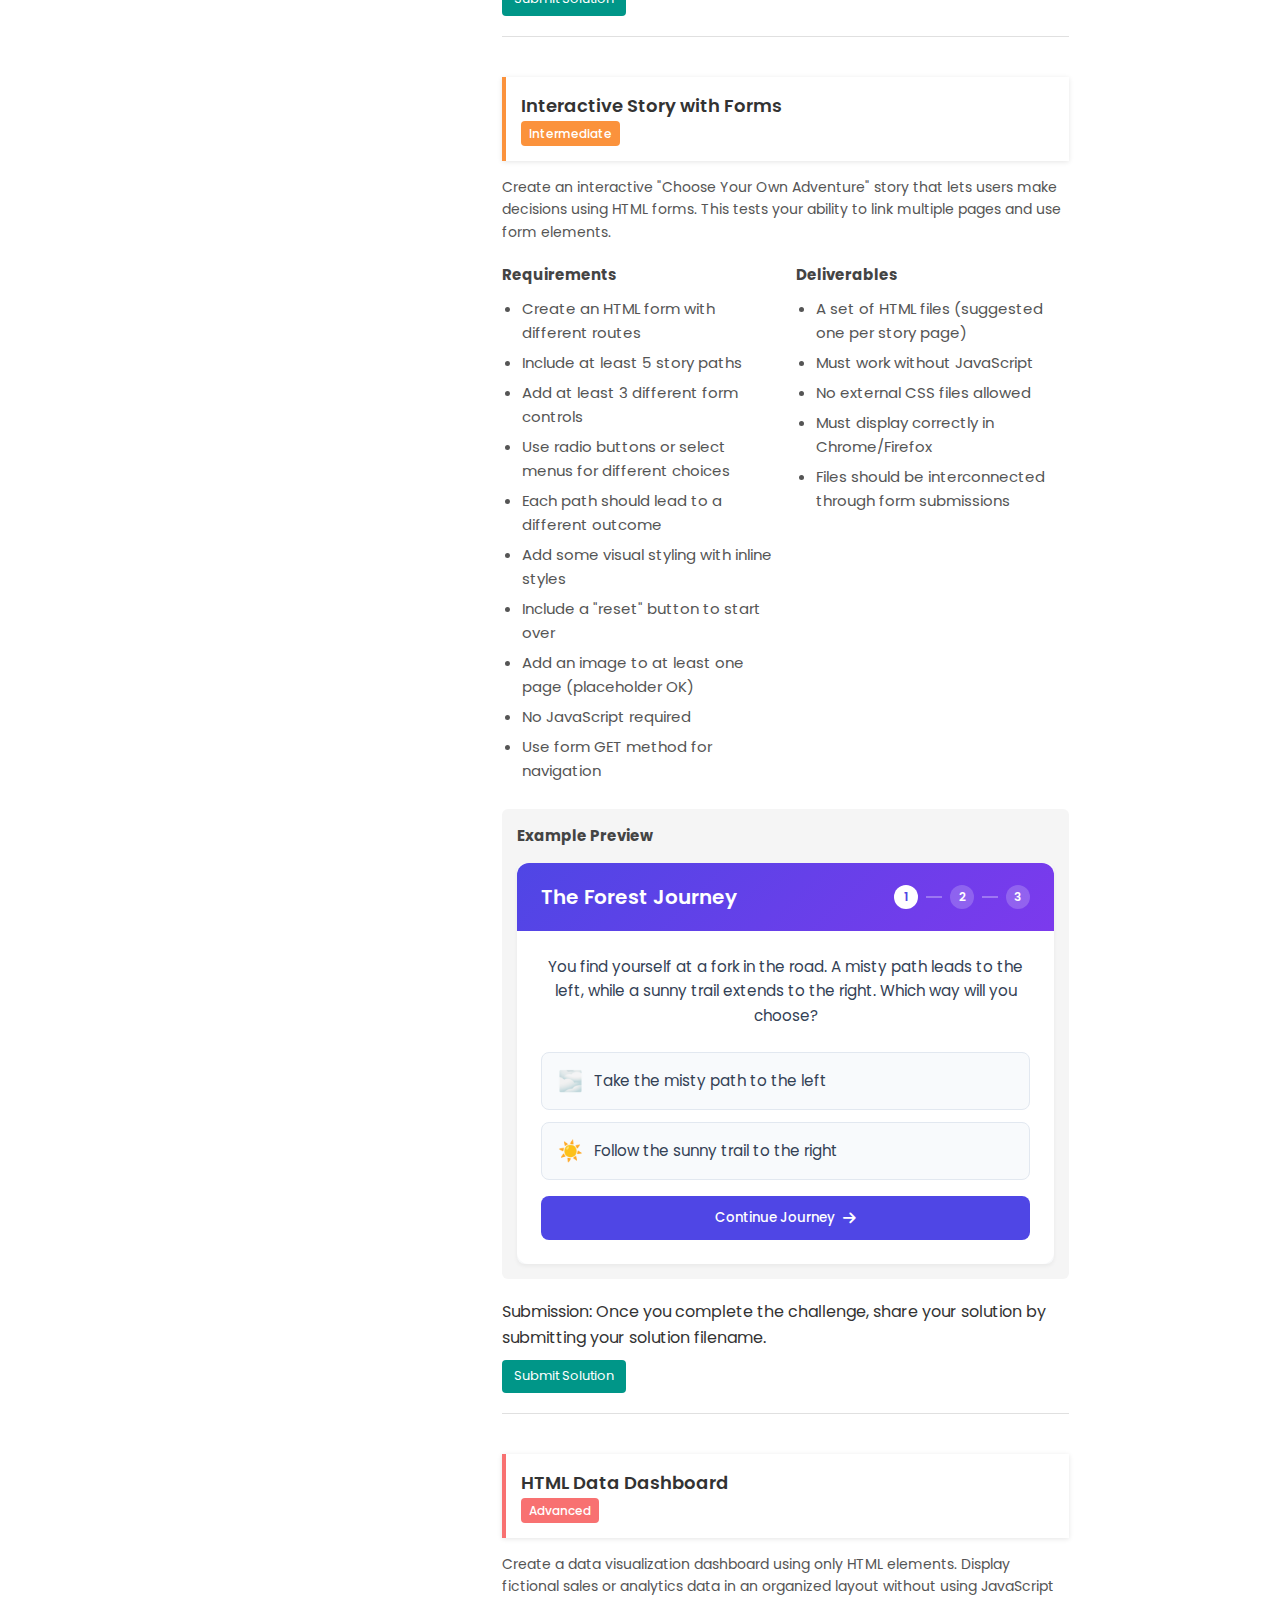
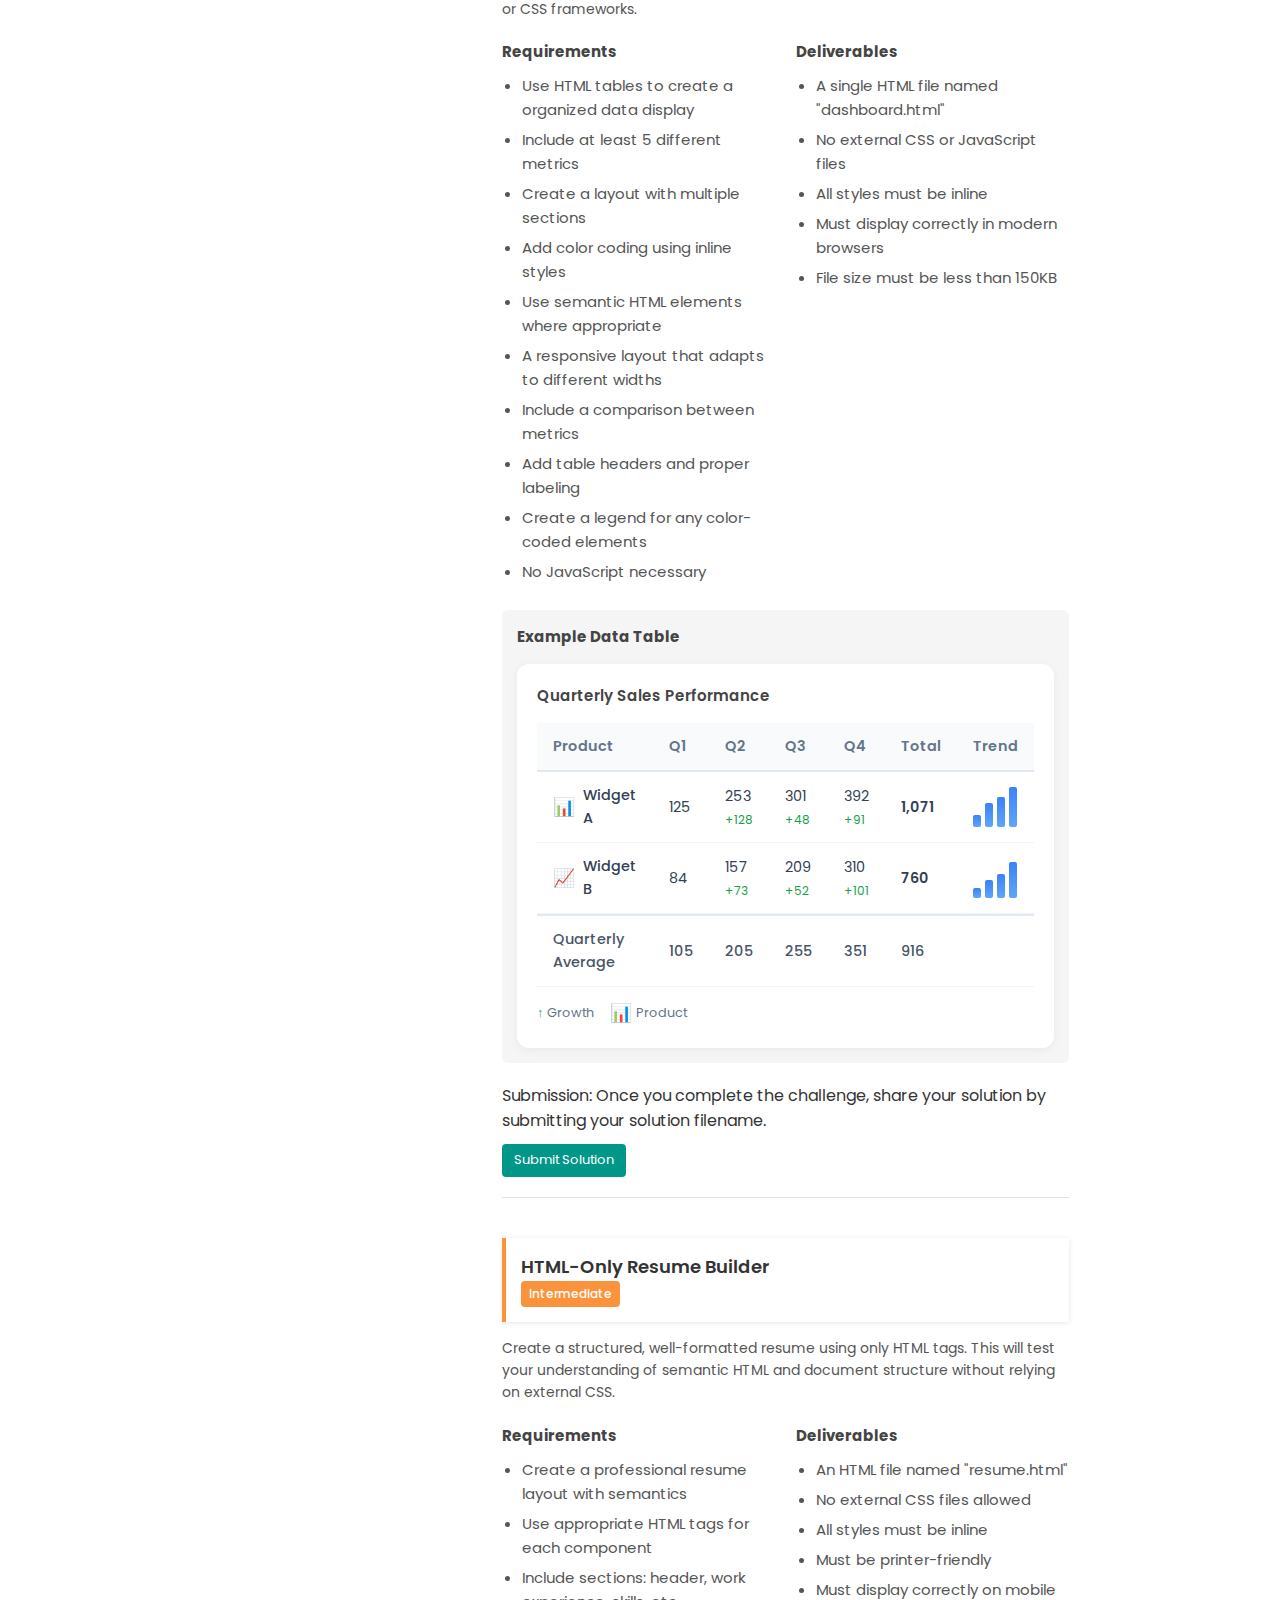
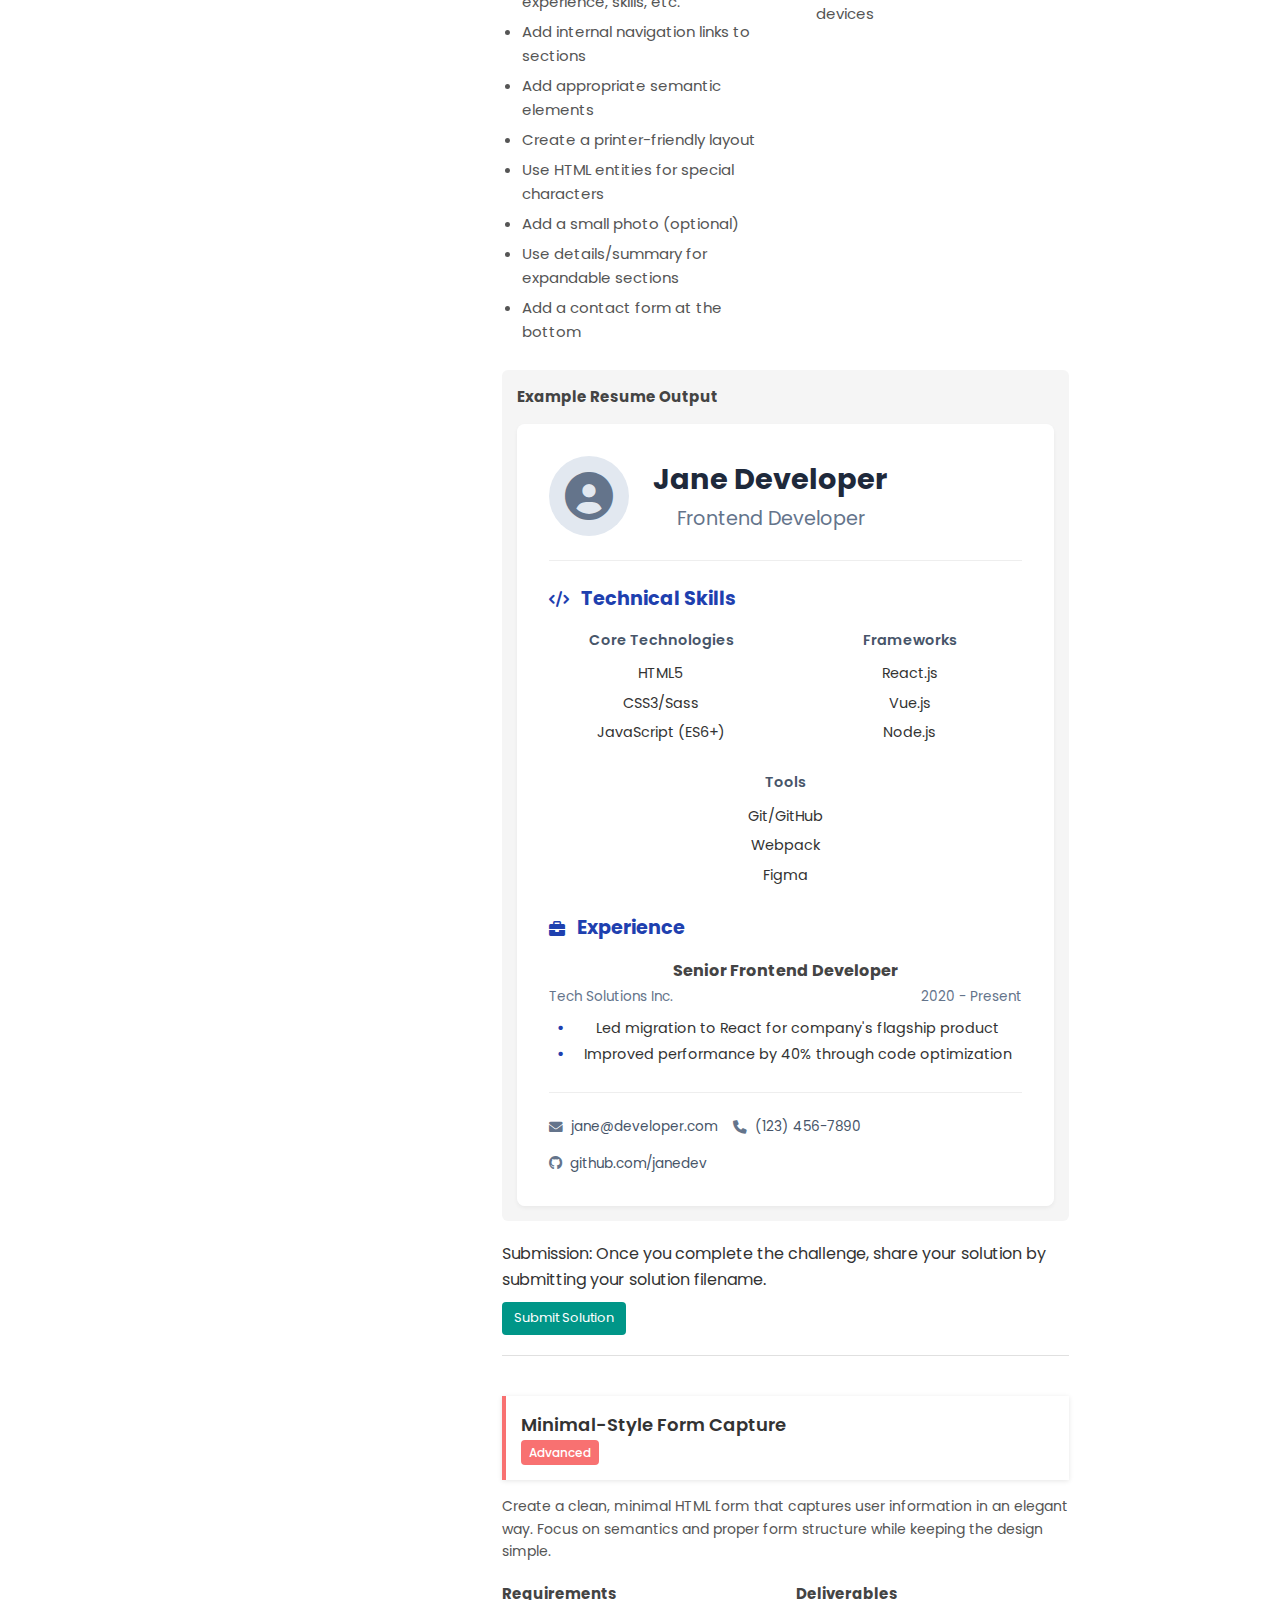
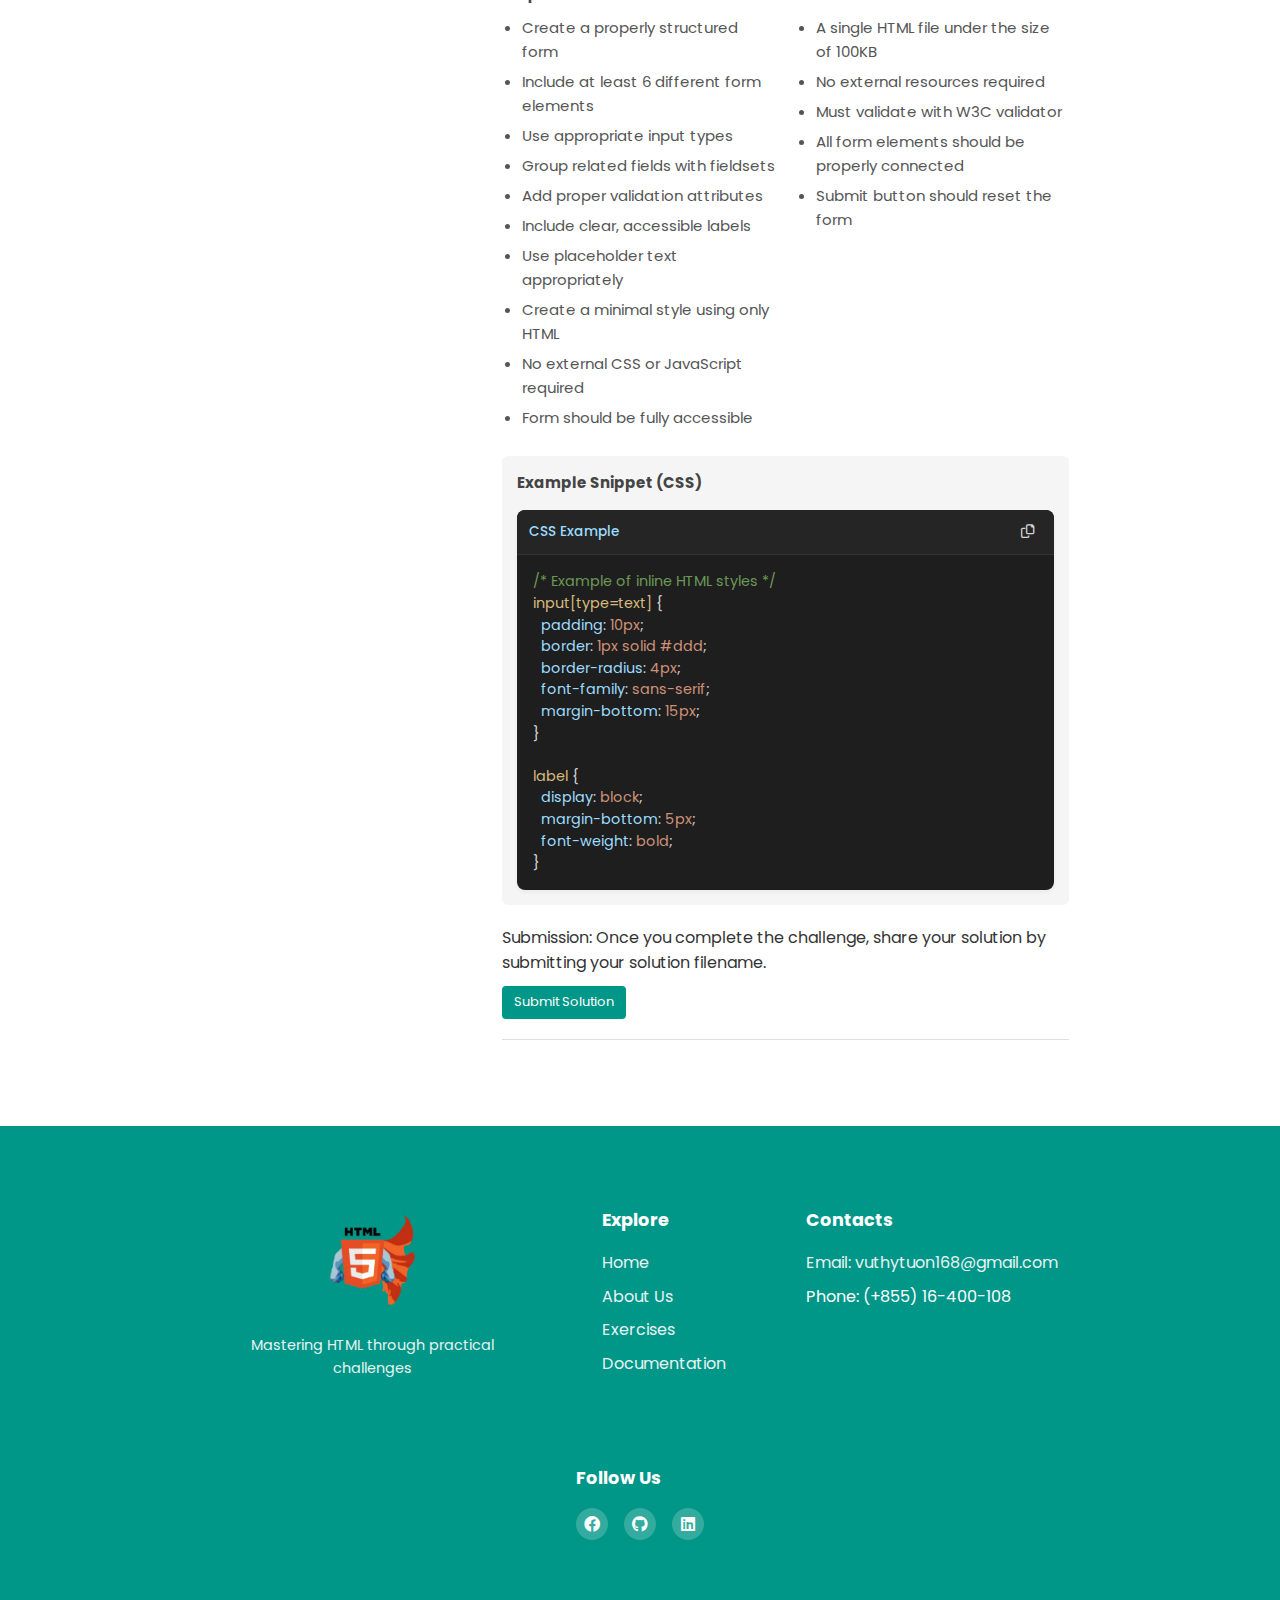
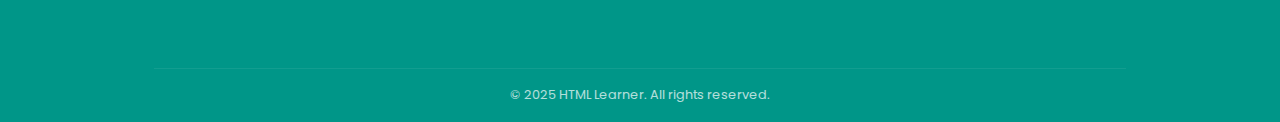
<file: html/exercises.html>
<!DOCTYPE html>
<html lang="en">
  <head>
    <meta charset="UTF-8" />
    <meta name="viewport" content="width=device-width, initial-scale=1.0" />
    <link rel="shortcut icon" href="../img/html-logo.png" type="image/x-icon" />
     <!-- Description for search engines -->
    <meta name="description" content="Test your HTML skills with interactive coding challenges and mini projects.">

    <!-- Keywords (optional but helps slightly with SEO) -->
    <meta
      name="keywords"
      content="HTML, Learn HTML, HTML Tutorial, Beginner HTML, HTML Practice"
    />

    <!-- Author -->
    <meta name="author" content="Vuthy" />

    <!-- Open Graph (for social sharing previews) -->
    <meta property="og:title" content="HTML Learner" />
    <meta
      property="og:description"
      content="Boost your HTML skills with hands-on coding challenges and practical examples on HTML Learner."
    />
    <meta
      property="og:image"
      content="../img/OG-img.png"
    />
    <meta property="og:url" content="https://html-learner.vercel.app/" />
    <meta property="og:type" content="website" />

    <!-- Twitter Card (for Twitter sharing) -->
    <meta name="twitter:card" content="summary_large_image" />
    <meta name="twitter:title" content="HTML Learner" />
    <meta
      name="twitter:description"
      content="Learn and practice HTML through interactive challenges on HTML Learner."
    />
    <meta
      name="twitter:image"
      content="../img/OG-img.png"
    />
    <link
      rel="stylesheet"
      href="https://cdnjs.cloudflare.com/ajax/libs/font-awesome/6.0.0/css/all.min.css"
    />
    <link rel="stylesheet" href="../css/index.css" />
    <link rel="stylesheet" href="../css/exercises.css" />
    <title>HTML Learner Exercises</title>
  </head>
  <body>
    <a href="#back-to-top" id="back-to-top-btn" class="back-to-top">
      <i class="fa-solid fa-arrow-up"></i>
    </a>
    <header>
      <a href="../html/index.html">
        <div class="logo">
          <img src="../img/html-logo.png" alt="html-logo" />
          <span style="color: var(--text-color)"
            >HTML <span class="Learner">Learner</span></span
          >
        </div>
      </a>

      <!-- Add hamburger button -->
      <button class="mobile-menu-toggle" aria-label="Toggle menu">
        <span class="bar"></span>
        <span class="bar"></span>
        <span class="bar"></span>
      </button>

      <nav class="main-nav">
        <ul>
          <li><a href="../html/index.html">Home</a></li>
          <li><a href="../html/exercises.html" class="active">Exercises</a></li>
          <li><a href="../html/docs.html">Docs</a></li>
          <li><a href="../html/about.html">About</a></li>
        </ul>
      </nav>
    </header>

    <main class="main-container">
      <aside class="sidebar">
        <div class="sidebar-content">
          <p class="section-title">Challenge Categories</p>
          <ul>
            <li><a href="#trading-card" class="active">Trading Card</a></li>
            <li><a href="#form">Forms</a></li>
            <li><a href="#data-dashboard">Data Dashboard</a></li>
            <li><a href="#resume">Resume</a></li>
            <li><a href="#minimal-style-form">Minimal-Style Form</a></li>
          </ul>

          <div class="difficulty-levels">
            <p class="section-title">Challenge Difficulty</p>
            <div class="difficulty-container">
              <a href="#beginner">
                <div class="difficulty-item beginner">
                  <div class="level">
                    <div class="difficulty-marker"></div>
                    <span class="difficulty-label">Beginner</span>
                  </div>
                  <span class="difficulty-description"
                    >Great for new learners</span
                  >
                </div>
              </a>
              <a href="#intermediate">
                <div class="difficulty-item intermediate">
                  <div class="level">
                    <div class="difficulty-marker"></div>
                    <span class="difficulty-label">Intermediate</span>
                  </div>
                  <span class="difficulty-description"
                    >Some experience needed</span
                  >
                </div>
              </a>
              <a href="#advanced">
                <div class="difficulty-item advanced">
                  <div class="level">
                    <div class="difficulty-marker"></div>
                    <span class="difficulty-label">Advanced</span>
                  </div>
                  <span class="difficulty-description"
                    >For seasoned developers</span
                  >
                </div>
              </a>
            </div>
          </div>
        </div>
      </aside>

      <main class="main-content">
        <section class="page-header">
          <h1>HTML Learner Challenges</h1>
          <p>
            A collection of HTML-focused challenges to test and improve your
            skills. Practice building real-world components without using any
            frameworks.
          </p>
        </section>

        <!-- Challenge 1: Personal HTML Trading Card -->
        <section id="beginner"></section>
        <section class="challenge-card" id="trading-card">
          <div class="challenge-header beginner-border">
            <span class="challenge-badge beginner-badge">Beginner</span>
            <h2 class="challenge-title">Personal HTML Trading Card</h2>
          </div>

          <p class="challenge-description">
            Create a personal profile card styled like a collectible trading
            card. Show your skills and interests in a visually appealing way.
          </p>

          <div class="challenge-details">
            <div class="requirements">
              <h4>Requirements</h4>
              <ul>
                <li>
                  Use only HTML5 and inline styles (no external CSS allowed)
                </li>
                <li>Include your name, photo (optional), and 5+ attributes</li>
                <li>Add a brief description of your skills</li>
                <li>Make it visually appealing with borders</li>
                <li>
                  Include at least 3 sections: header, main content, footer
                </li>
                <li>
                  Create a "stats" table showing different numerical values
                </li>
                <li>Add margins between sections</li>
                <li>Use web-safe fonts only (no Google Fonts)</li>
                <li>Include a subtle background color</li>
                <li>On click, change element color (using only HTML)</li>
              </ul>
            </div>

            <div class="deliverables">
              <h4>Deliverables</h4>
              <ul>
                <li>A single HTML file under 100KB</li>
                <li>No external CSS files allowed</li>
                <li>No JavaScript required</li>
                <li>Must display correctly in modern browsers</li>
                <li>File name: trading-card.html</li>
              </ul>
            </div>
          </div>

          <div class="example-preview">
            <h4>Example Preview</h4>
            <div class="preview-image">
              <div class="trading-card">
                <div class="card-header">
                  <span class="card-number">#001</span>
                  <span class="card-type">DEVELOPER PROFILE</span>
                </div>

                <div class="card-body">
                  <div class="profile-section">
                    <div class="avatar-placeholder">
                      <i class="fas fa-user-circle"></i>
                    </div>
                    <h3 class="profile-name">Sophia</h3>
                    <p class="profile-title">Frontend Developer</p>
                  </div>

                  <div class="skills-section">
                    <div class="skill-row">
                      <span class="skill-name">HTML</span>
                      <div class="skill-rating">
                        <span class="star filled">★</span>
                        <span class="star filled">★</span>
                        <span class="star filled">★</span>
                        <span class="star filled">★</span>
                        <span class="star filled">★</span>
                      </div>
                    </div>

                    <div class="skill-row">
                      <span class="skill-name">CSS</span>
                      <div class="skill-rating">
                        <span class="star filled">★</span>
                        <span class="star filled">★</span>
                        <span class="star filled">★</span>
                        <span class="star filled">★</span>
                        <span class="star half">☆</span>
                      </div>
                    </div>

                    <div class="skill-row">
                      <span class="skill-name">JavaScript</span>
                      <div class="skill-rating">
                        <span class="star filled">★</span>
                        <span class="star filled">★</span>
                        <span class="star filled">★</span>
                        <span class="star">☆</span>
                        <span class="star">☆</span>
                      </div>
                    </div>

                    <div class="skill-row">
                      <span class="skill-name">UX Design</span>
                      <div class="skill-rating">
                        <span class="star filled">★</span>
                        <span class="star filled">★</span>
                        <span class="star filled">★</span>
                        <span class="star filled">★</span>
                        <span class="star half">☆</span>
                      </div>
                    </div>
                  </div>
                </div>

                <div class="card-footer">
                  <span class="quote">"Clean code is my passion"</span>
                </div>
              </div>
            </div>
          </div>

          <div class="submission">
            <div class="submission-text">
              Submission: Once you complete the challenge, share your solution
              by submitting your solution filename.
            </div>
            <a href="#" class="submit-button">Submit Solution</a>
          </div>
        </section>

        <!-- Challenge 2: Interactive Story with Forms -->
        <section id="intermediate"></section>
        <section class="challenge-card" id="form">
          <div class="challenge-header intermediate-border">
            <span class="challenge-badge intermediate-badge">Intermediate</span>
            <h2 class="challenge-title">Interactive Story with Forms</h2>
          </div>

          <p class="challenge-description">
            Create an interactive "Choose Your Own Adventure" story that lets
            users make decisions using HTML forms. This tests your ability to
            link multiple pages and use form elements.
          </p>

          <div class="challenge-details">
            <div class="requirements">
              <h4>Requirements</h4>
              <ul>
                <li>Create an HTML form with different routes</li>
                <li>Include at least 5 story paths</li>
                <li>Add at least 3 different form controls</li>
                <li>Use radio buttons or select menus for different choices</li>
                <li>Each path should lead to a different outcome</li>
                <li>Add some visual styling with inline styles</li>
                <li>Include a "reset" button to start over</li>
                <li>Add an image to at least one page (placeholder OK)</li>
                <li>No JavaScript required</li>
                <li>Use form GET method for navigation</li>
              </ul>
            </div>

            <div class="deliverables">
              <h4>Deliverables</h4>
              <ul>
                <li>A set of HTML files (suggested one per story page)</li>
                <li>Must work without JavaScript</li>
                <li>No external CSS files allowed</li>
                <li>Must display correctly in Chrome/Firefox</li>
                <li>Files should be interconnected through form submissions</li>
              </ul>
            </div>
          </div>

          <div class="example-preview">
            <h4>Example Preview</h4>
            <div class="preview-image">
              <div class="story-preview">
                <div class="story-header">
                  <h3 class="story-title">The Forest Journey</h3>
                  <div class="story-progress">
                    <span class="progress-step active">1</span>
                    <span class="progress-divider"></span>
                    <span class="progress-step">2</span>
                    <span class="progress-divider"></span>
                    <span class="progress-step">3</span>
                  </div>
                </div>

                <div class="story-content">
                  <p class="story-text">
                    You find yourself at a fork in the road. A misty path leads
                    to the left, while a sunny trail extends to the right. Which
                    way will you choose?
                  </p>

                  <div class="story-choices">
                    <form action="#" method="get">
                      <div class="choice-option">
                        <input
                          type="radio"
                          name="path"
                          id="left"
                          value="left"
                          class="choice-input"
                        />
                        <label for="left" class="choice-label">
                          <span class="choice-icon">🌫️</span>
                          <span class="choice-text"
                            >Take the misty path to the left</span
                          >
                        </label>
                      </div>

                      <div class="choice-option">
                        <input
                          type="radio"
                          name="path"
                          id="right"
                          value="right"
                          class="choice-input"
                        />
                        <label for="right" class="choice-label">
                          <span class="choice-icon">☀️</span>
                          <span class="choice-text"
                            >Follow the sunny trail to the right</span
                          >
                        </label>
                      </div>

                      <button type="submit" class="story-submit">
                        Continue Journey
                        <i class="fas fa-arrow-right"></i>
                      </button>
                    </form>
                  </div>
                </div>
              </div>
            </div>
          </div>

          <div class="submission">
            <div class="submission-text">
              Submission: Once you complete the challenge, share your solution
              by submitting your solution filename.
            </div>
            <a href="#" class="submit-button">Submit Solution</a>
          </div>
        </section>

        <!-- Challenge 3: HTML-Only Data Dashboard -->
        <section id="advanced"></section>
        <section class="challenge-card" id="data-dashboard">
          <div class="challenge-header advanced-border">
            <span class="challenge-badge advanced-badge">Advanced</span>
            <h2 class="challenge-title">HTML Data Dashboard</h2>
          </div>

          <p class="challenge-description">
            Create a data visualization dashboard using only HTML elements.
            Display fictional sales or analytics data in an organized layout
            without using JavaScript or CSS frameworks.
          </p>

          <div class="challenge-details">
            <div class="requirements">
              <h4>Requirements</h4>
              <ul>
                <li>Use HTML tables to create a organized data display</li>
                <li>Include at least 5 different metrics</li>
                <li>Create a layout with multiple sections</li>
                <li>Add color coding using inline styles</li>
                <li>Use semantic HTML elements where appropriate</li>
                <li>A responsive layout that adapts to different widths</li>
                <li>Include a comparison between metrics</li>
                <li>Add table headers and proper labeling</li>
                <li>Create a legend for any color-coded elements</li>
                <li>No JavaScript necessary</li>
              </ul>
            </div>

            <div class="deliverables">
              <h4>Deliverables</h4>
              <ul>
                <li>A single HTML file named "dashboard.html"</li>
                <li>No external CSS or JavaScript files</li>
                <li>All styles must be inline</li>
                <li>Must display correctly in modern browsers</li>
                <li>File size must be less than 150KB</li>
              </ul>
            </div>
          </div>

          <div class="example-preview">
            <h4>Example Data Table</h4>
            <div class="data-preview">
              <h4 class="preview-title">Quarterly Sales Performance</h4>
              <div class="table-container">
                <table class="modern-data-table">
                  <thead>
                    <tr>
                      <th class="product-col">Product</th>
                      <th>Q1</th>
                      <th>Q2</th>
                      <th>Q3</th>
                      <th>Q4</th>
                      <th class="total-col">Total</th>
                      <th class="trend-col">Trend</th>
                    </tr>
                  </thead>
                  <tbody>
                    <tr>
                      <td class="product-name">
                        <span class="product-icon">📊</span>
                        Widget A
                      </td>
                      <td>125</td>
                      <td>253 <span class="change up">+128</span></td>
                      <td>301 <span class="change up">+48</span></td>
                      <td>392 <span class="change up">+91</span></td>
                      <td class="total-value">1,071</td>
                      <td class="trend-cell">
                        <div class="trend up-trend">
                          <div class="bar" style="height: 30%"></div>
                          <div class="bar" style="height: 60%"></div>
                          <div class="bar" style="height: 75%"></div>
                          <div class="bar" style="height: 100%"></div>
                        </div>
                      </td>
                    </tr>
                    <tr>
                      <td class="product-name">
                        <span class="product-icon">📈</span>
                        Widget B
                      </td>
                      <td>84</td>
                      <td>157 <span class="change up">+73</span></td>
                      <td>209 <span class="change up">+52</span></td>
                      <td>310 <span class="change up">+101</span></td>
                      <td class="total-value">760</td>
                      <td class="trend-cell">
                        <div class="trend up-trend">
                          <div class="bar" style="height: 25%"></div>
                          <div class="bar" style="height: 45%"></div>
                          <div class="bar" style="height: 60%"></div>
                          <div class="bar" style="height: 90%"></div>
                        </div>
                      </td>
                    </tr>
                  </tbody>
                  <tfoot>
                    <tr>
                      <td>Quarterly Average</td>
                      <td>105</td>
                      <td>205</td>
                      <td>255</td>
                      <td>351</td>
                      <td class="total-value">916</td>
                      <td></td>
                    </tr>
                  </tfoot>
                </table>
              </div>
              <div class="table-legend">
                <span class="legend-item"
                  ><span class="up-arrow">↑</span> Growth</span
                >
                <span class="legend-item"
                  ><span class="product-icon">📊</span> Product</span
                >
              </div>
            </div>
          </div>

          <div class="submission">
            <div class="submission-text">
              Submission: Once you complete the challenge, share your solution
              by submitting your solution filename.
            </div>
            <a href="#" class="submit-button">Submit Solution</a>
          </div>
        </section>

        <!-- Challenge 4: HTML-Only Resume Builder -->
        <section class="challenge-card" id="resume">
          <div class="challenge-header intermediate-border">
            <span class="challenge-badge intermediate-badge">Intermediate</span>
            <h2 class="challenge-title">HTML-Only Resume Builder</h2>
          </div>

          <p class="challenge-description">
            Create a structured, well-formatted resume using only HTML tags.
            This will test your understanding of semantic HTML and document
            structure without relying on external CSS.
          </p>

          <div class="challenge-details">
            <div class="requirements">
              <h4>Requirements</h4>
              <ul>
                <li>Create a professional resume layout with semantics</li>
                <li>Use appropriate HTML tags for each component</li>
                <li>Include sections: header, work experience, skills, etc.</li>
                <li>Add internal navigation links to sections</li>
                <li>Add appropriate semantic elements</li>
                <li>Create a printer-friendly layout</li>
                <li>Use HTML entities for special characters</li>
                <li>Add a small photo (optional)</li>
                <li>Use details/summary for expandable sections</li>
                <li>Add a contact form at the bottom</li>
              </ul>
            </div>

            <div class="deliverables">
              <h4>Deliverables</h4>
              <ul>
                <li>An HTML file named "resume.html"</li>
                <li>No external CSS files allowed</li>
                <li>All styles must be inline</li>
                <li>Must be printer-friendly</li>
                <li>Must display correctly on mobile devices</li>
              </ul>
            </div>
          </div>

          <div class="example-preview">
            <h4>Example Resume Output</h4>
            <div class="preview-image">
              <div class="resume-preview">
                <div class="resume-header">
                  <div class="resume-photo">
                    <i class="fas fa-user-circle"></i>
                  </div>
                  <div class="resume-title">
                    <h1>Jane Developer</h1>
                    <h2>Frontend Developer</h2>
                  </div>
                </div>

                <div class="resume-body">
                  <div class="resume-section">
                    <h3 class="section-title">
                      <i class="fas fa-code section-icon"></i>
                      Technical Skills
                    </h3>
                    <div class="skills-container">
                      <div class="skill-category">
                        <h4>Core Technologies</h4>
                        <ul class="skill-list">
                          <li>HTML5</li>
                          <li>CSS3/Sass</li>
                          <li>JavaScript (ES6+)</li>
                        </ul>
                      </div>
                      <div class="skill-category">
                        <h4>Frameworks</h4>
                        <ul class="skill-list">
                          <li>React.js</li>
                          <li>Vue.js</li>
                          <li>Node.js</li>
                        </ul>
                      </div>
                      <div class="skill-category">
                        <h4>Tools</h4>
                        <ul class="skill-list">
                          <li>Git/GitHub</li>
                          <li>Webpack</li>
                          <li>Figma</li>
                        </ul>
                      </div>
                    </div>
                  </div>

                  <div class="resume-section">
                    <h3 class="section-title">
                      <i class="fas fa-briefcase section-icon"></i>
                      Experience
                    </h3>
                    <div class="experience-item">
                      <h4>Senior Frontend Developer</h4>
                      <div class="experience-meta">
                        <span class="company">Tech Solutions Inc.</span>
                        <span class="date">2020 - Present</span>
                      </div>
                      <ul class="experience-details">
                        <li>
                          Led migration to React for company's flagship product
                        </li>
                        <li>
                          Improved performance by 40% through code optimization
                        </li>
                      </ul>
                    </div>
                  </div>
                </div>

                <div class="resume-footer">
                  <div class="contact-item">
                    <i class="fas fa-envelope"></i> jane@developer.com
                  </div>
                  <div class="contact-item">
                    <i class="fas fa-phone"></i> (123) 456-7890
                  </div>
                  <div class="contact-item">
                    <i class="fab fa-github"></i> github.com/janedev
                  </div>
                </div>
              </div>
            </div>
          </div>

          <div class="submission">
            <div class="submission-text">
              Submission: Once you complete the challenge, share your solution
              by submitting your solution filename.
            </div>
            <a href="#" class="submit-button">Submit Solution</a>
          </div>
        </section>

        <!-- Challenge 5: Minimal Style Form Capture -->
        <section class="challenge-card" id="minimal-style-form">
          <div class="challenge-header advanced-border">
            <span class="challenge-badge advanced-badge">Advanced</span>
            <h2 class="challenge-title">Minimal-Style Form Capture</h2>
          </div>

          <p class="challenge-description">
            Create a clean, minimal HTML form that captures user information in
            an elegant way. Focus on semantics and proper form structure while
            keeping the design simple.
          </p>

          <div class="challenge-details">
            <div class="requirements">
              <h4>Requirements</h4>
              <ul>
                <li>Create a properly structured form</li>
                <li>Include at least 6 different form elements</li>
                <li>Use appropriate input types</li>
                <li>Group related fields with fieldsets</li>
                <li>Add proper validation attributes</li>
                <li>Include clear, accessible labels</li>
                <li>Use placeholder text appropriately</li>
                <li>Create a minimal style using only HTML</li>
                <li>No external CSS or JavaScript required</li>
                <li>Form should be fully accessible</li>
              </ul>
            </div>

            <div class="deliverables">
              <h4>Deliverables</h4>
              <ul>
                <li>A single HTML file under the size of 100KB</li>
                <li>No external resources required</li>
                <li>Must validate with W3C validator</li>
                <li>All form elements should be properly connected</li>
                <li>Submit button should reset the form</li>
              </ul>
            </div>
          </div>

          <div class="example-preview">
            <h4>Example Snippet (CSS)</h4>
            <div class="preview-image">
              <div class="enhanced-code-preview">
                <div class="code-header">
                  <span class="code-title">CSS Example</span>
                  <div class="code-actions">
                    <button class="copy-btn" title="Copy code">
                      <i class="far fa-copy"></i>
                    </button>
                  </div>
                </div>
                <pre
                  class="code-block"
                ><code class="language-css"><span class="code-comment">/* Example of inline HTML styles */</span>
<span class="code-selector">input[type=text]</span> {
  <span class="code-property">padding</span>: <span class="code-value">10px</span>;
  <span class="code-property">border</span>: <span class="code-value">1px solid #ddd</span>;
  <span class="code-property">border-radius</span>: <span class="code-value">4px</span>;
  <span class="code-property">font-family</span>: <span class="code-value">sans-serif</span>;
  <span class="code-property">margin-bottom</span>: <span class="code-value">15px</span>;
}

<span class="code-selector">label</span> {
  <span class="code-property">display</span>: <span class="code-value">block</span>;
  <span class="code-property">margin-bottom</span>: <span class="code-value">5px</span>;
  <span class="code-property">font-weight</span>: <span class="code-value">bold</span>;
}</code></pre>
              </div>
            </div>
          </div>

          <div class="submission">
            <div class="submission-text">
              Submission: Once you complete the challenge, share your solution
              by submitting your solution filename.
            </div>
            <a href="#" class="submit-button">Submit Solution</a>
          </div>
        </section>
      </main>
    </main>

    <footer>
      <div class="footer-logo">
        <a href="../html/index.html">
          <img src="../img/html-logo.png" alt="html-logo" />
        </a>
        <p>Mastering HTML through practical challenges</p>
      </div>

      <div class="footer-section">
        <h4>Explore</h4>
        <ul class="footer-links">
          <li><a href="../html/index.html">Home</a></li>
          <li><a href="../html/about.html">About Us</a></li>
          <li><a href="#">Exercises</a></li>
          <li><a href="../html/docs.html">Documentation</a></li>
        </ul>
      </div>

      <div class="footer-section">
        <h4>Contacts</h4>
        <ul class="footer-links">
          <a href="mailto:vuthytuon168@gmail.com">
            <li>Email: vuthytuon168@gmail.com</li>
          </a>
          <li>Phone: (+855) 16-400-108</li>
        </ul>
      </div>
      <div class="footer-section">
        <h4>Follow Us</h4>
        <div class="social-links">
          <a href="https://web.facebook.com/nhom.vothy/"
            ><i class="fa-brands fa-facebook"></i
          ></a>
          <a href="https://github.com/Vuthy-Tourn"
            ><i class="fa-brands fa-github"></i
          ></a>
          <a href="https://www.linkedin.com/in/vuthy-tourn-14ab38354/"
            ><i class="fa-brands fa-linkedin"></i
          ></a>
        </div>
      </div>

      <div class="copyright">© 2025 HTML Learner. All rights reserved.</div>
    </footer>
    <script src="../js/index.js"></script>
  </body>
</html>
</file>
<file: css/index.css>
@import url("https://fonts.googleapis.com/css2?family=Poppins:ital,wght@0,100;0,200;0,300;0,400;0,500;0,600;0,700;0,800;0,900;1,100;1,200;1,300;1,400;1,500;1,600;1,700;1,800;1,900&display=swap");
:root {
  /* Changed primary color from purple to teal */
  --primary-color: #009688;
  --hover-primary-color: #027b6f;
  --accent-color: #b5fcf5;
  --secondary-color: #f8f9fa;
  --accent-color: #2ecc71;
  --text-color: #333;
  --light-text: #7b7b7b;
  --code-bg: #282c34;
  --code-color: #f8f8f2;
  --border-color: #e0e0e0;
  --sidebar-bg: #f9f9f9;
  --table-header-bg: #f3f4f6;
  --table-border: #ddd;
  --link-color: #2563eb;
  --link-hover: #1d4ed8;
  --border-radius: 5px;
}

* {
  margin: 0;
  padding: 0;
  box-sizing: border-box;
  font-family: "Poppins", sans-serif;
  scroll-behavior: smooth;
}
body {
  color: var(--text-color);
  line-height: 1.6;
  max-width: 1540px;
  margin: auto;
}
/* Header styles */
header {
  display: flex;
  justify-content: space-between;
  align-items: center;
  padding: 1rem 12%;
  background-color: #fff;
  position: sticky;
  top: 0;
  z-index: 9999;
}

.logo {
  display: flex;
  align-items: center;
  font-weight: bold;
  font-size: 1.2rem;
  gap: 0.5rem;
  z-index: 1001; /* Ensure logo stays above mobile menu */
}

nav.main-nav ul {
  display: flex;
  list-style: none;
  gap: 1.5rem;
}

nav.main-nav ul li a {
  text-decoration: none;
  color: var(--text-color);
  transition: all 0.3s;
  font-weight: 500;
  font-size: 1rem;
}

nav.main-nav ul li a:hover,
nav.main-nav ul li a.active {
  color: var(--primary-color);
  border-bottom: 2px solid var(--primary-color);
  padding-bottom: 5px;
}

.logo img {
  height: 45px;
}
.logo .Learner {
  color: var(--primary-color);
}
a {
  text-decoration: none;
}
/* Footer */
footer {
  background-color: var(--primary-color);
  color: white;
  display: flex;
  flex-wrap: wrap;
  padding: 1rem 12%;
  padding-top: 5rem;
  justify-content: center;
  gap: 5rem;
  position: relative;
}

.footer-logo {
  max-width: 300px;
  display: flex;
  flex-direction: column;
  justify-content: center;
  align-items: center;
}

.footer-logo img {
  height: 100px;
  margin-bottom: 1rem;
}

.footer-logo p {
  font-size: 0.9rem;
  opacity: 0.9;
  text-align: center;
}

.footer-section h4 {
  margin-bottom: 1rem;
  font-size: 1.1rem;
}

.footer-links {
  list-style: none;
}

.footer-links li {
  margin-bottom: 0.5rem;
}

.footer-links a {
  color: white;
  text-decoration: none;
  opacity: 0.9;
  transition: opacity 0.3s;
}

.footer-links a:hover {
  opacity: 1;
}

.social-links {
  display: flex;
  gap: 1rem;
  margin-top: 1rem;
}

.social-links a {
  width: 32px;
  height: 32px;
  background-color: rgba(255, 255, 255, 0.2);
  border-radius: 50%;
  display: flex;
  align-items: center;
  justify-content: center;
  transition: background-color 0.3s;
  text-decoration: none;
  color: white;
}

.social-links a:hover {
  background-color: rgba(255, 255, 255, 0.3);
}

.copyright {
  width: 100%;
  text-align: center;
  margin-top: 3rem;
  padding-top: 1rem;
  border-top: 1px solid rgba(255, 255, 255, 0.1);
  font-size: 0.8rem;
  opacity: 0.7;
}

/* Button styles */
.buttons {
  display: flex;
  gap: 1rem;
  margin-bottom: 1.5rem;
}

.btn {
  padding: 0.8rem 1.5rem;
  border-radius: 5px;
  text-decoration: none;
  font-weight: 500;
  transition: all 0.3s;
}

.btn-primary {
  background-color: var(--primary-color);
  color: white;
}

.btn-primary:hover {
  background-color: var(--hover-primary-color);
}

.btn-secondary {
  background-color: #fff;
  color: var(--text-color);
  border: 1px solid #ddd;
}

.btn-secondary:hover {
  background-color: #f5f5f5;
}

/* Mobile Menu Toggle Button */
.mobile-menu-toggle {
  display: none;
  background: none;
  border: none;
  cursor: pointer;
  padding: 10px;
  z-index: 1000;
}

.mobile-menu-toggle .bar {
  display: block;
  width: 25px;
  height: 3px;
  background-color: var(--text-color);
  margin: 5px 0;
  transition: all 0.3s ease;
}

/* Sidebar Styles */
.sidebar {
  width: 270px;
  background-color: var(--sidebar-bg);
  position: sticky;
  top: 80px;
  height: calc(100vh - 80px);
  overflow-y: auto;
  transition: transform 0.3s ease;
  z-index: 900;
  flex-shrink: 0;
}

.sidebar-toggle {
  display: none;
  background: var(--primary-color);
  color: white;
  border: none;
  padding: 10px 15px;
  width: 100%;
  text-align: left;
  cursor: pointer;
  font-size: 16px;
}

.sidebar-toggle .toggle-icon {
  font-size: 20px;
  margin-right: 10px;
}

.sidebar-content {
  padding: 20px;
}

.sidebar .section-title {
  font-size: 14px;
  margin-bottom: 15px;
  color: var(--light-text);
  font-weight: 800;
  padding-left: 10px;
}

.sidebar ul {
  list-style: none;
  margin-bottom: 25px;
}

.sidebar ul li {
  margin-bottom: 6px;
}

.sidebar ul li a {
  text-decoration: none;
  color: var(--text-color);
  font-size: 14px;
  display: block;
  padding: 6px 10px;
  border-radius: 4px;
  transition: all 0.2s ease;
}

.sidebar ul li a:hover {
  background-color: rgba(0, 150, 136, 0.1);
  color: var(--primary-color);
}

.sidebar ul li a.active {
  background-color: rgba(0, 150, 136, 0.1);
  color: var(--primary-color);
  font-weight: 500;
}
/* Back to top button */
.back-to-top {
  position: fixed;
  bottom: 30px;
  right: 30px;
  width: 50px;
  height: 50px;
  background-color: var(--primary-color);
  color: white;
  border-radius: 50%;
  display: flex;
  align-items: center;
  justify-content: center;
  text-decoration: none;
  opacity: 0;
  visibility: hidden;
  transition: all 0.3s ease;
  border: none;
  z-index: 999;
  box-shadow: 0 2px 10px rgba(0, 0, 0, 0.2);
  cursor: pointer;
}

.back-to-top.visible {
  opacity: 0.8;
  visibility: visible;
}

.back-to-top:hover {
  opacity: 1;
  transform: translateY(-3px);
}

.back-to-top i {
  font-size: 1.2rem;
}
/* Responsive styles */
@media (max-width: 768px) {
  header {
    padding: 1rem 1%;
  }
  nav ul {
    gap: 1rem;
  }

  nav ul li {
    margin-left: 0;
  }
  .mobile-menu-toggle {
    display: block;
  }

  nav.main-nav {
    position: absolute;
    top: 70px;
    left: 0;
    width: 100%;
    background-color: white;
    box-shadow: 0 5px 7px rgba(0, 0, 0, 0.1);
    transform: translateY(-150%);
    transition: transform 0.3s ease-in-out;
    z-index: 999;
    overflow: hidden;
  }

  nav.main-nav.active {
    transform: translateY(0);
  }

  nav.main-nav ul {
    flex-direction: column;
    padding: 20px;
  }

  nav.main-nav ul li {
    margin: 10px 0;
  }

  nav.main-nav ul li a {
    display: block;
    padding: 10px 0;
    border-bottom: 1px solid var(--border-color);
  }

  /* Animate hamburger to X when active */
  .mobile-menu-toggle.active .bar:nth-child(1) {
    transform: translateY(8px) rotate(45deg);
  }

  .mobile-menu-toggle.active .bar:nth-child(2) {
    opacity: 0;
  }

  .mobile-menu-toggle.active .bar:nth-child(3) {
    transform: translateY(-8px) rotate(-45deg);
  }
  .sidebar .section-title {
    margin-top: 40px;
  }
  .footer-logo,
  .footer-section {
    flex: 1 0 100%;
    text-align: center;
  }

  .social-links {
    justify-content: center;
  }
  footer {
    gap: 2rem;
  }
}

@media (max-width: 1200px) {
  header {
    padding: 1rem 6rem;
  }
}

@media (max-width: 992px) {
  header {
    padding: 1rem;
  }
  .sidebar {
    width: 100%;
    position: fixed;
    top: 80px;
    left: 0;
    transform: translateX(-100%);
    height: calc(100vh - 80px);
    z-index: 900;
  }

  .sidebar.active {
    transform: translateX(0);
  }

  .sidebar-toggle {
    display: flex;
    align-items: center;
    background: var(--primary-color);
    color: white;
    padding: 10px 15px;
    border: none;
    border-radius: 0;
    margin-bottom: 0;
    cursor: pointer;
    position: fixed;
    top: 80px;
    left: 0;
    z-index: 950;
    width: 100%;
  }
  .mobile-menu-toggle {
    display: block;
  }
}
</file>
<file: css/home.css>
main{
  overflow: hidden;
}
/* Hero section */
.hero {
  background-color: var(--secondary-color);
  padding: 8rem 12rem;
  width: 100%;
  display: flex;
  justify-content: space-between;
  align-items: center;
  gap: 1rem;
}

.hero-content {
  flex: 2;
}

.platform-badge {
  background-color: var(--primary-color);
  color: white;
  padding: 0.3rem 0.8rem;
  border-radius: 20px;
  font-size: 0.8rem;
  display: inline-block;
  margin-bottom: 1rem;
}

.hero h1 {
  font-size: 2.5rem;
  margin-bottom: 0.5rem;
}

.hero h1 span {
  color: var(--primary-color);
}

.hero p {
  color: var(--light-text);
  margin-bottom: 2rem;
  max-width: 90%;
}

.code-preview {
  flex: 2;
  background-color: #1e1e1e;
  border-radius: 10px;
  padding: 2rem;
  color: #fff;
  max-width: 450px;
}

.code-header {
  display: flex;
  align-items: center;
  gap: 6px;
  margin-bottom: 1rem;
}

.code-dot {
  width: 12px;
  height: 12px;
  border-radius: 50%;
}

.red {
  background-color: #ff5f56;
}
.yellow {
  background-color: #ffbd2e;
}
.green {
  background-color: #27c93f;
}

.code-content {
  font-family: monospace;
  line-height: 1.4;
  font-size: 0.9rem;
  padding: 1.5rem 0;
}

/* Tags section */
.tags {
  display: flex;
  gap: 1rem;
}

.tag {
  color: var(--light-text);
  font-size: 0.8rem;
}

/* Benefits section */
.benefits {
  padding: 8rem 2rem;
  text-align: center;
  background-color: var(--white);
}

.section-header {
  margin-bottom: 3rem;
}

.benefits h2 {
  font-size: 2.2rem;
  margin-bottom: 0.8rem;
  position: relative;
  display: inline-block;
}

.benefits h2::after {
  content: "";
  position: absolute;
  bottom: -10px;
  left: 50%;
  transform: translateX(-50%);
  width: 50px;
  height: 3px;
  background-color: var(--primary-color);
}

.benefits p {
  color: var(--light-text);
  font-size: 1.1rem;
  max-width: 600px;
  margin: 0 auto;
}

.benefit-cards {
  display: flex;
  justify-content: center;
  gap: 2rem;
  flex-wrap: wrap;
  margin-top: 2rem;
}

.card {
  background-color: var(--white);
  border-radius: 12px;
  padding: 2rem;
  box-shadow: var(--shadow);
  text-align: left;
  width: 270px;
  border: 1px solid #eee;
  transition: var(--transition);
  position: relative;
  overflow: hidden;
}

.card::before {
  content: "";
  position: absolute;
  top: 0;
  left: 0;
  width: 5px;
  height: 0;
  background-color: var(--primary-color);
  transition: var(--transition);
}

.card:hover {
  transform: translateY(-10px);
  box-shadow: var(--shadow-hover);
}

.card:hover::before {
  height: 100%;
}

.card-icon > img {
  margin-bottom: 1rem;
  width: 50px;
  display: flex;
  align-items: center;
  justify-content: center;
}

.card h3 {
  margin-bottom: 0.8rem;
}

.card p {
  font-size: 0.9rem;
  margin-bottom: 0;
}

/* Featured challenges section */
.featured {
  padding: 8rem 2rem;
  background-color: var(--secondary-color);
  text-align: center;
}

.featured h2 {
  font-size: 2.2rem;
  margin-bottom: 0.8rem;
  position: relative;
  display: inline-block;
}

.featured h2::after {
  content: "";
  position: absolute;
  bottom: -10px;
  left: 50%;
  transform: translateX(-50%);
  width: 50px;
  height: 3px;
  background-color: var(--primary-color);
}

.featured p {
  color: var(--light-text);
  font-size: 1.1rem;
  max-width: 600px;
  margin: 0 auto 3rem auto;
}

.featured p {
  color: var(--light-text);
  margin-bottom: 2.5rem;
}
.featured > a {
  color: var(--primary-color);
  padding: 0.8rem 1.5rem;
  border: 1px solid var(--primary-color);
  margin: 10rem;
}
.featured > a:hover {
  text-decoration: underline;
}

.challenge-cards {
  display: flex;
  justify-content: center;
  gap: 2rem;
  flex-wrap: wrap;
  margin-bottom: 4rem;
}

.challenge-card {
  background-color: var(--white);
  border-radius: 12px;
  padding: 2rem;
  box-shadow: var(--shadow);
  text-align: left;
  width: 340px;
  border: 1px solid #eee;
  transition: var(--transition);
  position: relative;
  overflow: hidden;
}
.challenge-card::before {
  content: "";
  position: absolute;
  top: -100%;
  left: 0;
  width: 100%;
  height: 70%;
  background: linear-gradient(to bottom, rgba(0, 150, 136, 0.05), transparent);
  transition: var(--transition);
}

.challenge-card:hover {
  transform: translateY(-10px);
  box-shadow: var(--shadow-hover);
}

.challenge-card:hover::before {
  top: 0;
}
.challenge-card > a {
  color: var(--primary-color);
  text-decoration: none;
}
.challenge-card > a:hover {
  text-decoration: underline;
}
.badge {
  font-size: 0.7rem;
  padding: 0.2rem 0.5rem;
  border-radius: 20px;
  color: white;
  margin-bottom: 1rem;
  display: inline-block;
}

.beginner {
  background-color: #2ecc71;
}

.intermediate {
  background-color: #f39c12;
}

.advanced {
  background-color: #e74c3c;
}

.challenge-card h3 {
  margin-bottom: 0.8rem;
}

.challenge-card p {
  font-size: 0.9rem;
  margin-bottom: 1.5rem;
  color: var(--light-text);
}

/* Instructor section */
.instructor {
  padding: 5rem 5rem;
  width: 70%;
  margin: auto;
  background-color: var(--secondary-color);
  display: flex;
  justify-content: space-between;
  align-items: center;
  gap: 2rem;
  margin-top: 2rem;
  margin-bottom: 2rem;
  border-radius: 8px;
  box-shadow: 0 4px 12px rgba(0, 0, 0, 0.05);
}

.instructor-details {
  flex: 2;
}

.instructor-badge {
  background-color: var(--primary-color);
  color: white;
  padding: 0.3rem 0.8rem;
  border-radius: 20px;
  font-size: 0.8rem;
  display: inline-block;
  margin-bottom: 1rem;
}

.instructor-details h2 {
  font-size: 1.8rem;
  margin-bottom: 0.5rem;
}

.instructor-details p {
  color: var(--light-text);
  margin-bottom: 1.5rem;
}

.instructor-skills {
  display: flex;
  flex-wrap: wrap;
  gap: 0.5rem;
  margin-top: 1.5rem;
}

.skill-tag {
  background-color: #f5f5f5;
  padding: 0.3rem 0.8rem;
  border-radius: 4px;
  font-size: 0.8rem;
  color: var(--light-text);
}

.tech-instructor {
  position: relative;
  width: 250px;
  height: 250px;
  margin: 40px auto;
}

.instructor-core {
  position: absolute;
  top: 50%;
  left: 50%;
  transform: translate(-50%, -50%);
  width: 200px;
  height: 200px;
  border-radius: 50%;
  border: 4px solid #009688;
  padding: 14px;
  box-shadow: 0 0 20px rgba(0, 150, 136, 0.3);
  z-index: 10;
}

.instructor-photo {
  width: 100%;
  height: 100%;
  border-radius: 50%;
  border: 3px solid white;
}

.orbit {
  position: absolute;
  width: 100%;
  height: 100%;
  border-radius: 50%;
  z-index: 100;
  animation: rotate 20s linear infinite;
}

.orbit-icon {
  position: absolute;
  width: 40px;
  height: 40px;
  border-radius: 50%;
  display: flex;
  align-items: center;
  justify-content: center;
  font-size: 20px;
  color: white;
  transform-origin: 125px;
  left: 50%;
  top: 50%;
  margin-left: -20px;
  margin-top: -20px;

  transition: all 0.3s ease;
}

.orbit-icon:hover {
  transform: scale(1.2) rotate(-20deg);
  z-index: 20;
}

.orbit-icon.html {
  background: #e44d26;
}
.orbit-icon.css {
  background: #2965f1;
}
.orbit-icon.js {
  background: #f0db4f;
  color: #323330;
}
.orbit-icon.react {
  background: #61dafb;
  color: #282c34;
}
.orbit-icon.nextjs {
  background: black;
}
.orbit-icon.nextjs svg {
  width: 20px;
  fill: white;
}

.html {
  transform: rotate(0deg) translateX(100px) rotate(0deg);
}
.css {
  transform: rotate(72deg) translateX(100px) rotate(-72deg);
}
.js {
  transform: rotate(144deg) translateX(100px) rotate(-144deg);
}
.react {
  transform: rotate(216deg) translateX(100px) rotate(-216deg);
}
.nextjs {
  transform: rotate(288deg) translateX(100px) rotate(-288deg);
}

@keyframes rotate {
  100% {
    transform: rotate(360deg);
  }
}

/* Responsive styles */
@media (max-width: 768px) {
  .hero,
  .instructor {
    flex-direction: column;
    text-align: center;
  }
  .instructor {
    padding: 0;
    width: 90%;
    gap: 2rem;
    margin: auto;
    margin-top: 2rem;
    margin-bottom: 2rem;
  }
  .tech-instructor {
    order: 1;
  }
  .instructor-details {
    order: 2;
  }
  .instructor-skills {
    justify-content: center;
  }
  .hero {
    padding: 1rem;
  }

  .hero p {
    max-width: 100%;
  }
  .hero h1 {
  font-size: 2rem;
  margin-bottom: 0.5rem;
}

  .buttons {
    flex-direction: column;
    justify-content: center;
  }

  .tags {
    justify-content: center;
  }
  .code-preview {
    text-align: start;
  }
  .featured > a {
    margin: 1rem;
  }
  .card{
    width: 340px;
  }
}
</file>
<file: css/docs.css>
/* Main content wrapper */
.content-wrapper {
  display: flex;
  flex: 1;
  margin: 1rem 12rem;
}
/* Main Content */
.main-content {
  flex: 1;
  padding: 30px 40px;
  max-width: 900px;
}

.doc-header {
  margin-bottom: 30px;
}

.doc-header h1 {
  font-size: 28px;
  margin-bottom: 10px;
  color: var(--text-color);
}

.doc-header p {
  color: var(--light-text);
  font-size: 16px;
  max-width: 800px;
  line-height: 1.7;
}

/* Section styling */
.doc-section {
  margin-bottom: 40px;
  border-bottom: 1px solid var(--border-color);
  padding-bottom: 40px;
  scroll-margin-top: 20px;
}

.doc-section:last-child {
  border-bottom: none;
}

.doc-section h2 {
  font-size: 24px;
  margin-bottom: 15px;
  color: var(--text-color);
}

.doc-section h3 {
  font-size: 18px;
  margin: 25px 0 15px;
  color: var(--text-color);
}

.doc-section p {
  margin-bottom: 15px;
  font-size: 15px;
  color: var(--light-text);
  line-height: 1.7;
}

/* Mac-style Code blocks */
.code-block {
  background-color: var(--code-bg);
  border-radius: var(--code-block-radius);
  padding: 20px;
  margin: 20px 0;
  overflow-x: auto;
  position: relative;
}

.code-header {
  position: absolute;
  top: 0;
  left: 0;
  right: 0;
  height: 30px;
  background-color: #21252b;
  border-top-left-radius: var(--code-block-radius);
  border-top-right-radius: var(--code-block-radius);
  display: flex;
  align-items: center;
  padding: 0 10px;
}

.window-controls {
  display: flex;
  gap: 6px;
}

.window-control {
  width: 12px;
  height: 12px;
  border-radius: 50%;
}

.control-close {
  background-color: #ff5f56;
}

.control-minimize {
  background-color: #ffbd2e;
}

.control-maximize {
  background-color: #27c93f;
}

.code-content {
  margin-top: 30px;
}

.code-block code {
  color: var(--code-color);
  font-family: "SFMono-Regular", Consolas, "Liberation Mono", Menlo, monospace;
  font-size: 14px;
  white-space: pre;
  line-height: 1.5;
  display: block;
}

.code-block .indent-1 {
  padding-left: 20px;
}

.code-block .indent-2 {
  padding-left: 40px;
}

.code-block .indent-3 {
  padding-left: 60px;
}

/* Tables */
.doc-table {
  width: 100%;
  border-collapse: collapse;
  margin: 20px 0;
  font-size: 14px;
}

.doc-table th {
  background-color: var(--table-header-bg);
  text-align: left;
  padding: 12px 15px;
  border: 1px solid var(--table-border);
  font-weight: 600;
}

.doc-table td {
  padding: 10px 15px;
  border: 1px solid var(--table-border);
  vertical-align: top;
}

.doc-table tr:nth-child(even) {
  background-color: rgba(0, 0, 0, 0.02);
}

.doc-table code {
  background-color: #f0f0f0;
  padding: 2px 4px;
  border-radius: 3px;
  font-family: monospace;
  font-size: 13px;
}

/* Lists */
.doc-section ul,
.doc-section ol {
  margin: 15px 0;
  padding-left: 25px;
}

.doc-section li {
  margin-bottom: 8px;
  font-size: 15px;
  color: var(--light-text);
}

/* Links */
.doc-section a {
  color: var(--link-color);
  text-decoration: none;
  transition: color 0.2s;
}

.doc-section a:hover {
  color: var(--link-hover);
  text-decoration: underline;
}

/* Tips box */
.tip-box {
  background-color: #e7f3ef;
  border-left: 4px solid var(--primary-color);
  padding: 15px 20px;
  margin: 20px 0;
  border-radius: 4px;
}

.tip-box h4 {
  margin-bottom: 10px;
  font-size: 16px;
  color: #006257;
}

.tip-box p {
  color: #006257;
  margin-bottom: 10px;
}

.tip-box ul {
  margin-top: 10px;
  margin-bottom: 0;
}

.tip-box li {
  color: #006257;
}

/* Note box */
.note-box {
  background-color: #e8f4fd;
  border-left: 4px solid #0366d6;
  padding: 15px 20px;
  margin: 20px 0;
  border-radius: 4px;
}

.note-box h4 {
  margin-bottom: 10px;
  font-size: 16px;
  color: #0366d6;
}

.note-box p {
  color: #0366d6;
  margin-bottom: 10px;
}

/* Warning box */
.warning-box {
  background-color: #fff5e6;
  border-left: 4px solid #ff9800;
  padding: 15px 20px;
  margin: 20px 0;
  border-radius: 4px;
}

.warning-box h4 {
  margin-bottom: 10px;
  font-size: 16px;
  color: #e65100;
}

.warning-box p {
  color: #e65100;
  margin-bottom: 10px;
}

/* Demo section */
.demo-container {
  border: 1px solid var(--border-color);
  border-radius: 6px;
  padding: 20px;
  margin: 20px 0;
  background-color: white;
}

.demo-title {
  margin-bottom: 15px;
  color: var(--light-text);
  font-size: 14px;
  text-transform: uppercase;
  letter-spacing: 0.5px;
}
/* Responsive styles */
@media (max-width: 1200px) {
  .content-wrapper {
    margin: 1rem 6rem;
  }
}

@media (max-width: 992px) {
  .content-wrapper {
    margin: 1rem 3rem;
    flex-direction: column;
  }
  .main-content {
    padding: 1rem;
    max-width: 100%;
  }
}

@media (max-width: 768px) {
  .content-wrapper {
    margin: 1rem;
  }
  .doc-table {
    display: block;
    overflow-x: auto;
  }
  .doc-header {
  margin-top: 50px;
}
}

@media (max-width: 576px) {
  .content-wrapper {
    margin: 1rem 0.5rem;
  }
}
</file>
<file: css/exercises.css>
/* Shared Base Styles */
.main-container {
  display: flex;
  flex: 1;
  margin: 1rem 12rem;
}

/* Difficulty Levels (Exercise Page) */
.difficulty-levels {
  margin: 2rem 0;
  border-radius: 12px;
}

.difficulty-title {
  font-size: 1rem;
  font-weight: 600;
  color: #334155;
  margin-bottom: 1rem;
  text-transform: uppercase;
  letter-spacing: 0.05em;
}

.difficulty-container {
  display: flex;
  flex-direction: column;
  gap: 0.75rem;
}

.difficulty-item {
  display: flex;
  flex-direction: column;
  align-items: start;
  padding: 0.75rem 1rem;
  border-radius: 8px;
  background-color: white;
  box-shadow: 0 1px 2px rgba(0, 0, 0, 0.05);
  transition: all 0.2s ease;
}

.difficulty-item:hover {
  transform: translateY(-1px);
  box-shadow: 0 4px 6px rgba(0, 0, 0, 0.1);
}
.difficulty-item .level{
  display: flex;
  justify-content: center;
  align-items: center;
  margin-bottom: 5px;
}
.difficulty-marker {
  width: 16px;
  height: 16px;
  border-radius: 4px;
  margin-right: 1rem;
  flex-shrink: 0;
}

.difficulty-label {
  font-size: 0.95rem;
  font-weight: 500;
  color: #1e293b;
  min-width: 100px;
}

.difficulty-description {
  font-size: 0.85rem;
  color: var(--light-text);
}

/* Difficulty-specific colors */
.beginner {
  background-color: #daf4e4;
}

.intermediate {
  background-color: #f9e3d1;
}

.advanced {
  background-color: #fad6d6;
}
.beginner .difficulty-marker {
  background-color: #4ade80;
  box-shadow: 0 0 0 3px rgba(74, 222, 128, 0.2);
}

.intermediate .difficulty-marker {
  background-color: #fb923c;
  box-shadow: 0 0 0 3px rgba(251, 146, 60, 0.2);
}

.advanced .difficulty-marker {
  background-color: #f87171;
  box-shadow: 0 0 0 3px rgba(248, 113, 113, 0.2);
}

/* Main Content (Shared) */
.main-content {
  flex: 1;
  padding: 30px 40px;
  max-width: 900px;
}

.page-header,
.doc-header {
  margin-bottom: 20px;
  padding-bottom: 10px;
  border-bottom: 1px solid #e0e0e0;
}

.page-header h1,
.doc-header h1 {
  font-size: 28px;
  margin-bottom: 5px;
}

.page-header p,
.doc-header p {
  font-size: 14px;
  color: #666;
  line-height: 1.7;
}

/* Exercise Page Specific */
.challenge-card {
  margin-bottom: 40px;
  padding-bottom: 20px;
  border-bottom: 1px solid #e0e0e0;
}

.challenge-header {
  display: flex;
  flex-direction: column;
  align-items: start;
  margin-bottom: 15px;
   box-shadow: 0 1px 5px rgba(0, 0, 0, 0.1);
  padding: 15px;
}
.beginner-border{
  border-left: 4px solid #4ade80;
}
.intermediate-border{
  border-left: 4px solid #fb923c;
}
.advanced-border{
  border-left: 4px solid #f87171;
}
.challenge-badge {
  order: 2;
  padding: 3px 8px;
  border-radius: 4px;
  font-size: 12px;
  font-weight: 500;
  margin-right: 10px;
  color: white;
}

.beginner-badge {
  background-color: #4ade80;
}
.intermediate-badge {
  background-color: #fb923c;
}
.advanced-badge {
  background-color: #f87171;
}

.challenge-title {
  font-size: 18px;
  font-weight: 600;
}

.challenge-description {
  font-size: 14px;
  color: #555;
  margin-bottom: 20px;
}

.challenge-details {
  display: flex;
  margin-bottom: 20px;
}

.requirements,
.deliverables {
  flex: 1;
}

.requirements {
  padding-right: 20px;
}

.requirements h4,
.deliverables h4 {
  font-size: 15px;
  margin-bottom: 10px;
  color: #444;
}

.requirements ul,
.deliverables ul {
  padding-left: 20px;
  font-size: 15px;
  color: #555;
}

.requirements ul li,
.deliverables ul li {
  margin-bottom: 6px;
}

.example-preview {
  background-color: #f5f5f5;
  padding: 15px;
  border-radius: 6px;
  margin-bottom: 20px;
}

.example-preview h4 {
  font-size: 15px;
  margin-bottom: 15px;
  color: #444;
}

.preview-image {
  background-color: #fff;
  padding: 20px;
  border-radius: 4px;
  box-shadow: 0 1px 3px rgba(0, 0, 0, 0.1);
  text-align: center;
  display: flex;
  justify-content: center;
}

.code-preview {
  background-color: #1e1e1e;
  color: #fff;
  font-family: monospace;
  padding: 15px;
  border-radius: 4px;
  overflow-x: auto;
  line-height: 1.4;
  font-size: 13px;
}

.submission {
  margin-top: 20px;
  display: flex;
  flex-direction: column;
  align-items: start;
}

.submit-button {
  background-color: var(--primary-color);
  color: white;
  padding: 6px 12px;
  border-radius: 4px;
  font-size: 13px;
  text-decoration: none;
  margin-top: 10px;
}

.submit-button:hover {
  background-color: var(--hover-primary-color);
}

/* Docs Page Specific */
.doc-section {
  margin-bottom: 40px;
  border-bottom: 1px solid #e0e0e0;
  padding-bottom: 40px;
}

.doc-section:last-child {
  border-bottom: none;
}

.doc-section h2 {
  font-size: 24px;
  margin-bottom: 15px;
}

.doc-section h3 {
  font-size: 18px;
  margin: 25px 0 15px;
}

.doc-section p {
  margin-bottom: 15px;
  font-size: 15px;
  color: #666;
  line-height: 1.7;
}

.doc-table {
  width: 100%;
  border-collapse: collapse;
  margin: 20px 0;
  font-size: 14px;
}

.doc-table th {
  background-color: #f3f4f6;
  text-align: left;
  padding: 12px 15px;
  border: 1px solid #ddd;
  font-weight: 600;
}

.doc-table td {
  padding: 10px 15px;
  border: 1px solid #ddd;
  vertical-align: top;
}

.doc-table tr:nth-child(even) {
  background-color: rgba(0, 0, 0, 0.02);
}

.tip-box {
  background-color: #e7f3ef;
  border-left: 4px solid #2563eb;
  padding: 15px 20px;
  margin: 20px 0;
  border-radius: 4px;
}
.trading-card {
  width: 300px;
  background: linear-gradient(135deg, #ffffff 0%, #f8f9fa 100%);
  border-radius: 12px;
  box-shadow: 0 4px 20px rgba(0, 0, 0, 0.1);
  overflow: hidden;
  font-family: 'Segoe UI', Tahoma, Geneva, Verdana, sans-serif;
  border: 1px solid rgba(0, 0, 0, 0.05);
  transition: transform 0.3s ease, box-shadow 0.3s ease;
}

.trading-card:hover {
  transform: translateY(-5px);
  box-shadow: 0 8px 25px rgba(0, 0, 0, 0.15);
}

.card-header {
  background: #2563eb;
  color: white;
  padding: 12px 20px;
  display: flex;
  justify-content: space-between;
  align-items: center;
  font-size: 14px;
}

.card-number {
  font-weight: bold;
  letter-spacing: 1px;
}

.card-type {
  background: rgba(255, 255, 255, 0.2);
  padding: 4px 8px;
  border-radius: 4px;
  font-size: 12px;
}

.card-body {
  padding: 20px;
}

.profile-section {
  text-align: center;
  margin-bottom: 20px;
}

.avatar-placeholder {
  width: 80px;
  height: 80px;
  margin: 0 auto 15px;
  background: #e2e8f0;
  border-radius: 50%;
  display: flex;
  align-items: center;
  justify-content: center;
  color: #64748b;
  font-size: 40px;
}

.profile-name {
  margin: 0;
  color: #1e293b;
  font-size: 22px;
  font-weight: 600;
}

.profile-title {
  margin: 5px 0 0;
  color: #64748b;
  font-size: 14px;
  font-weight: 500;
}

.skills-section {
  margin-top: 20px;
}

.skill-row {
  display: flex;
  justify-content: space-between;
  align-items: center;
  margin-bottom: 12px;
}

.skill-name {
  font-size: 14px;
  color: #475569;
  font-weight: 500;
  width: 100px;
}

.skill-rating {
  display: flex;
}

.star {
  color: #cbd5e1;
  font-size: 16px;
  margin: 0 2px;
}

.star.filled {
  color: #f59e0b;
}

.star.half {
  position: relative;
  color: #cbd5e1;
}

.star.half::before {
  content: '★';
  position: absolute;
  width: 50%;
  overflow: hidden;
  color: #f59e0b;
}

.card-footer {
  padding: 12px 20px;
  background: #f8fafc;
  border-top: 1px solid #e2e8f0;
  text-align: center;
}

.quote {
  font-style: italic;
  color: #64748b;
  font-size: 13px;
}
.preview-image {
  background-color: #f8f9fa;
  border-radius: 12px;
  padding: 0;
  overflow: hidden;
  box-shadow: 0 2px 10px rgba(0, 0, 0, 0.08);
}

.story-preview {
  background: white;
  border-radius: 12px;
  overflow: hidden;
}

.story-header {
  background: linear-gradient(135deg, #4f46e5 0%, #7c3aed 100%);
  color: white;
  padding: 18px 24px;
  display: flex;
  justify-content: space-between;
  align-items: center;
}

.story-title {
  margin: 0;
  font-size: 1.25rem;
  font-weight: 600;
}

.story-progress {
  display: flex;
  align-items: center;
  gap: 8px;
}

.progress-step {
  width: 24px;
  height: 24px;
  border-radius: 50%;
  background: rgba(255, 255, 255, 0.2);
  color: white;
  display: flex;
  align-items: center;
  justify-content: center;
  font-size: 0.75rem;
  font-weight: 600;
}

.progress-step.active {
  background: white;
  color: #4f46e5;
}

.progress-divider {
  width: 16px;
  height: 2px;
  background: rgba(255, 255, 255, 0.3);
}

.story-content {
  padding: 24px;
}

.story-text {
  color: #334155;
  line-height: 1.6;
  margin-bottom: 24px;
  font-size: 0.95rem;
}

.story-choices {
  margin-top: 16px;
}

.choice-option {
  margin-bottom: 12px;
}

.choice-input {
  position: absolute;
  opacity: 0;
}

.choice-label {
  display: flex;
  align-items: center;
  padding: 12px 16px;
  border-radius: 8px;
  background: #f8fafc;
  border: 1px solid #e2e8f0;
  cursor: pointer;
  transition: all 0.2s ease;
}

.choice-input:checked + .choice-label {
  background: #e0e7ff;
  border-color: #a5b4fc;
  box-shadow: 0 0 0 2px #c7d2fe;
}

.choice-input:focus + .choice-label {
  box-shadow: 0 0 0 2px #a5b4fc;
}

.choice-icon {
  font-size: 1.25rem;
  margin-right: 12px;
  width: 24px;
  text-align: center;
}

.choice-text {
  font-size: 0.95rem;
  color: #334155;
}

.story-submit {
  width: 100%;
  padding: 12px 16px;
  background: #4f46e5;
  color: white;
  border: none;
  border-radius: 8px;
  font-weight: 500;
  margin-top: 16px;
  cursor: pointer;
  display: flex;
  align-items: center;
  justify-content: center;
  gap: 8px;
}

.story-submit:hover {
  background: #4338ca;
}

.story-submit i {
  font-size: 0.9rem;
  transition: transform 0.2s ease;
}

.story-submit:hover i {
  transform: translateX(2px);
}
.data-preview {
  background: white;
  border-radius: 12px;
  padding: 20px;
  box-shadow: 0 2px 10px rgba(0, 0, 0, 0.05);
}

.preview-title {
  margin: 0 0 16px 0;
  color: #334155;
  font-size: 1.1rem;
  font-weight: 600;
}

.table-container {
  overflow-x: auto;
  margin-bottom: 12px;
}

.modern-data-table {
  width: 100%;
  border-collapse: separate;
  border-spacing: 0;
  font-size: 0.9rem;
}

.modern-data-table th {
  background: #f8fafc;
  color: #64748b;
  font-weight: 600;
  text-align: left;
  padding: 12px 16px;
  border-bottom: 2px solid #e2e8f0;
  position: sticky;
  top: 0;
}

.modern-data-table td {
  padding: 12px 16px;
  border-bottom: 1px solid #f1f5f9;
  color: #334155;
}

.modern-data-table tbody tr:hover {
  background: #f8fafc;
}

.modern-data-table tfoot td {
  border-top: 2px solid #e2e8f0;
  font-weight: 500;
  color: #475569;
}

.product-name {
  display: flex;
  align-items: center;
  gap: 8px;
  font-weight: 500;
}

.product-icon {
  font-size: 1.1rem;
}

.total-value {
  font-weight: 600;
  color: #1e40af;
}

.change {
  display: block;
  font-size: 0.75rem;
  margin-top: 2px;
}

.change.up {
  color: #16a34a;
}

.trend-cell {
  width: 100px;
  padding: 8px 16px !important;
}

.trend {
  display: flex;
  align-items: flex-end;
  height: 40px;
  gap: 4px;
}

.trend .bar {
  width: 8px;
  background: #dbeafe;
  border-radius: 2px;
  transition: height 0.3s ease;
}

.up-trend .bar {
  background: linear-gradient(to top, #60a5fa, #3b82f6);
}

.table-legend {
  display: flex;
  gap: 16px;
  font-size: 0.8rem;
  color: #64748b;
}

.legend-item {
  display: flex;
  align-items: center;
  gap: 4px;
}

.up-arrow {
  color: #16a34a;
  font-weight: bold;
}

.preview-image {
  background-color: #f8f9fa;
  border-radius: 8px;
  padding: 0;
  box-shadow: 0 2px 4px rgba(0,0,0,0.05);
}

.resume-preview {
  background: white;
  padding: 2rem;
  font-family: 'Segoe UI', Tahoma, Geneva, Verdana, sans-serif;
  color: #333;
  line-height: 1.5;
  max-width: 800px;
  margin: 0 auto;
}

.resume-header {
  display: flex;
  align-items: center;
  margin-bottom: 1.5rem;
  padding-bottom: 1.5rem;
  border-bottom: 1px solid #eee;
}

.resume-photo {
  width: 80px;
  height: 80px;
  border-radius: 50%;
  background: #e2e8f0;
  display: flex;
  align-items: center;
  justify-content: center;
  margin-right: 1.5rem;
  color: #64748b;
  font-size: 3rem;
}

.resume-title h1 {
  margin: 0;
  font-size: 1.8rem;
  color: #1e293b;
}

.resume-title h2 {
  margin: 0.25rem 0 0;
  font-size: 1.2rem;
  font-weight: 400;
  color: #64748b;
}

.resume-section {
  margin-bottom: 1.5rem;
}

.section-title {
  font-size: 1.2rem;
  color: #1e40af;
  margin: 1rem 0;
  display: flex;
  align-items: center;
}

.section-icon {
  margin-right: 0.75rem;
  font-size: 1rem;
  color: #1e40af;
}

.skills-container {
  display: flex;
  flex-wrap: wrap;
  gap: 1.5rem;
}

.skill-category {
  flex: 1;
  min-width: 150px;
}

.skill-category h4 {
  margin: 0 0 0.5rem 0;
  font-size: 0.9rem;
  color: #475569;
  font-weight: 600;
}

.skill-list {
  list-style: none;
  padding: 0;
  margin: 0;
}

.skill-list li {
  padding: 0.25rem 0;
  font-size: 0.9rem;
}

.experience-item {
  margin-bottom: 1rem;
}

.experience-item h4 {
  margin: 0;
  font-size: 1rem;
}

.experience-meta {
  display: flex;
  justify-content: space-between;
  color: #64748b;
  font-size: 0.85rem;
  margin: 0.25rem 0 0.5rem;
}

.experience-details {
  list-style: none;
  padding-left: 1.5rem;
  margin: 0.5rem 0;
}

.experience-details li {
  position: relative;
  padding: 0.15rem 0;
  font-size: 0.9rem;
}

.experience-details li:before {
  content: "•";
  color: #1e40af;
  font-weight: bold;
  position: absolute;
  left: -1rem;
}

.resume-footer {
  display: flex;
  flex-wrap: wrap;
  gap: 1rem;
  margin-top: 1.5rem;
  padding-top: 1.5rem;
  border-top: 1px solid #eee;
  font-size: 0.85rem;
}

.contact-item {
  display: flex;
  align-items: center;
  gap: 0.5rem;
  color: #475569;
}

.contact-item i {
  color: #64748b;
}

.enhanced-code-preview {
  background: #1e1e1e;
  border-radius: 6px;
  overflow: hidden;
  box-shadow: 0 4px 12px rgba(0,0,0,0.15);
  width: 100%;
  text-align: start;
}

.code-header {
  display: flex;
  justify-content: space-between;
  align-items: center;
  padding: 8px 12px;
  background: #252526;
  border-bottom: 1px solid #333;
}

.code-title {
  color: #9cdcfe;
  font-size: 0.85rem;
  font-weight: 500;
}

.code-actions {
  display: flex;
  gap: 8px;
}

.copy-btn {
  background: transparent;
  border: none;
  color: #d4d4d4;
  cursor: pointer;
  padding: 4px 8px;
  border-radius: 4px;
  transition: all 0.2s ease;
}

.copy-btn:hover {
  background: #2a2d2e;
  color: #ffffff;
}

.code-block {
  display: flex;

  margin: 0;
  padding: 16px;
  overflow-x: auto;
  font-size: 0.9rem;
  line-height: 1.5;
  tab-size: 2;
  color: #d4d4d4;
}

.language-css {
  display: block;
}

.code-comment {
  color: #6a9955;
}

.code-selector {
  color: #d7ba7d;
}

.code-property {
  color: #9cdcfe;
}

.code-value {
  color: #ce9178;
}

/* Syntax highlighting for brackets */
.language-css .token.punctuation {
  color: #d4d4d4;
}

/* Responsive adjustments */
@media (max-width: 768px) {
  .code-block {
    font-size: 0.8rem;
    padding: 12px;
  }
  .modern-data-table {
    font-size: 0.85rem;
  }
  
  .modern-data-table th, 
  .modern-data-table td {
    padding: 8px 12px;
  }
  
  .trend-cell {
    display: none;
  }
   .resume-header {
    flex-direction: column;
    text-align: center;
  }
  
  .resume-photo {
    margin-right: 0;
    margin-bottom: 1rem;
  }
  
  .skills-container {
    flex-direction: column;
    gap: 1rem;
  }
  
  .resume-footer {
    flex-direction: column;
    gap: 0.5rem;
  }
  .main-container,
  .content-wrapper {
    margin: 1rem;
  }

  .preview-image {
    padding: 10px;
  }

  .submission {
    flex-direction: column;
    align-items: flex-start;
  }

  .submit-button {
    margin-top: 10px;
  }

  .doc-table {
    display: block;
    overflow-x: auto;
  }
  .page-header,
.doc-header {
  margin-top: 50px;
}
}

/* Responsive Styles */
@media (max-width: 1200px) {
  .content-wrapper {
    margin: 1rem 6rem;
  }
}

@media (max-width: 992px) {
  .content-wrapper {
    margin: 1rem 3rem;
    flex-direction: column;
  }

 .main-content {
    padding: 1rem;
    max-width: 100%;
  }

  .challenge-details {
    flex-direction: column;
  }

  .requirements {
    padding-right: 0;
    margin-bottom: 20px;
  }
}

@media (max-width: 576px) {


  .difficulty-level {
    flex: 1 0 40%;
  }

  .code-preview {
    padding: 10px;
    font-size: 12px;
  }
}
</file>
